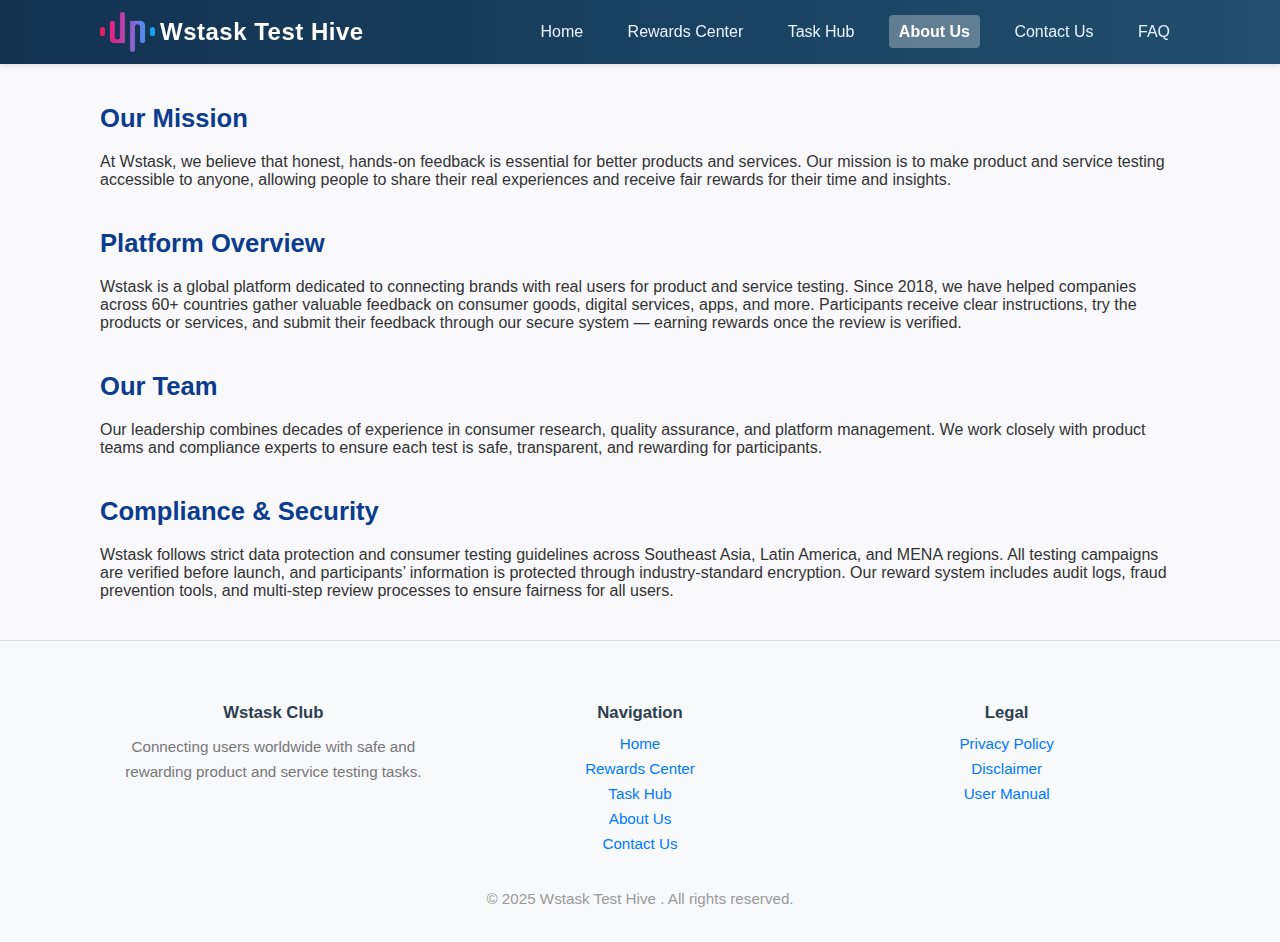
<file: about.html>
<!DOCTYPE html>
<html lang="en">
<head>
  <meta charset="UTF-8" />
  <meta name="viewport" content="width=device-width, initial-scale=1.0"/>
  <title>About Us – Wstask Test Hive </title>
  <meta name="description" content="Learn about Wstask's mission to connect people worldwide with safe and rewarding product and service testing opportunities.">
  <link rel="stylesheet" href="style.css" />
  <link rel="icon" type="image/x-icon" href="images/favicon.ico">
</head>
<body>

<!-- ✅ 顶部导航 -->
<header>
  <div class="nav">
    <div class="logo">
      <a href="index.html" class="logo-link">
        <img src="images/logo.png" alt="Wstask Logo" class="logo-icon"> Wstask Test Hive 
      </a>
    </div>
	<!-- ✅ 移动端导航菜单按钮 -->
	<button class="menu-toggle" onclick="document.querySelector('.nav nav').classList.toggle('active')">
	☰
	</button>
    <nav>
      <a href="index.html">Home</a>
      <a href="rewards.html">Rewards Center</a>
      <a href="task-hub.html">Task Hub</a>
      <a href="about.html" class="active">About Us</a>
      <a href="contact.html">Contact Us</a>
      <a href="faq.html">FAQ</a>
    </nav>
  </div>
</header>

<!-- ✅ 公司使命 -->
<section class="section">
  <h2>Our Mission</h2>
  <p>
    At Wstask, we believe that honest, hands-on feedback is essential for better products and services. 
    Our mission is to make product and service testing accessible to anyone, allowing people to share their real experiences 
    and receive fair rewards for their time and insights.
  </p>
</section>

<!-- ✅ 公司简介 -->
<section class="section">
  <h2>Platform Overview</h2>
  <p>
    Wstask is a global platform dedicated to connecting brands with real users for product and service testing. 
    Since 2018, we have helped companies across 60+ countries gather valuable feedback on consumer goods, digital services, 
    apps, and more. Participants receive clear instructions, try the products or services, and submit their feedback through 
    our secure system — earning rewards once the review is verified.
  </p>
</section>

<!-- ✅ 团队介绍 -->
<section class="section">
  <h2>Our Team</h2>
  <p>
    Our leadership combines decades of experience in consumer research, quality assurance, and platform management. 
    We work closely with product teams and compliance experts to ensure each test is safe, transparent, and rewarding for participants.
  </p>
</section>

<!-- ✅ 合规与认证 -->
<section class="section">
  <h2>Compliance & Security</h2>
  <p>
    Wstask follows strict data protection and consumer testing guidelines across Southeast Asia, Latin America, and MENA regions. 
    All testing campaigns are verified before launch, and participants’ information is protected through industry-standard 
    encryption. Our reward system includes audit logs, fraud prevention tools, and multi-step review processes to ensure 
    fairness for all users.
  </p>
</section>

<!-- ✅ 页脚 -->
<footer class="footer-enhanced">
  <div class="footer-container">
    <div class="footer-col">
      <h4>Wstask Club</h4>
      <p>Connecting users worldwide with safe and rewarding product and service testing tasks.</p>
    </div>
    <div class="footer-col">
      <h4>Navigation</h4>
      <ul>
        <li><a href="index.html">Home</a></li>
        <li><a href="rewards.html">Rewards Center</a></li>
        <li><a href="task-hub.html">Task Hub</a></li>
        <li><a href="about.html">About Us</a></li>
        <li><a href="contact.html">Contact Us</a></li>
      </ul>
    </div>
    <div class="footer-col">
      <h4>Legal</h4>
      <ul>
        <li><a href="privacy.html">Privacy Policy</a></li>
        <li><a href="disclaimer.html">Disclaimer</a></li>
        <li><a href="userterms.html">User Manual</a></li>
      </ul>
    </div>
  </div>
  <div class="footer-bottom">
    <p>&copy; 2025 Wstask Test Hive . All rights reserved.</p>
  </div>
</footer>

</body>
</html>
</file>
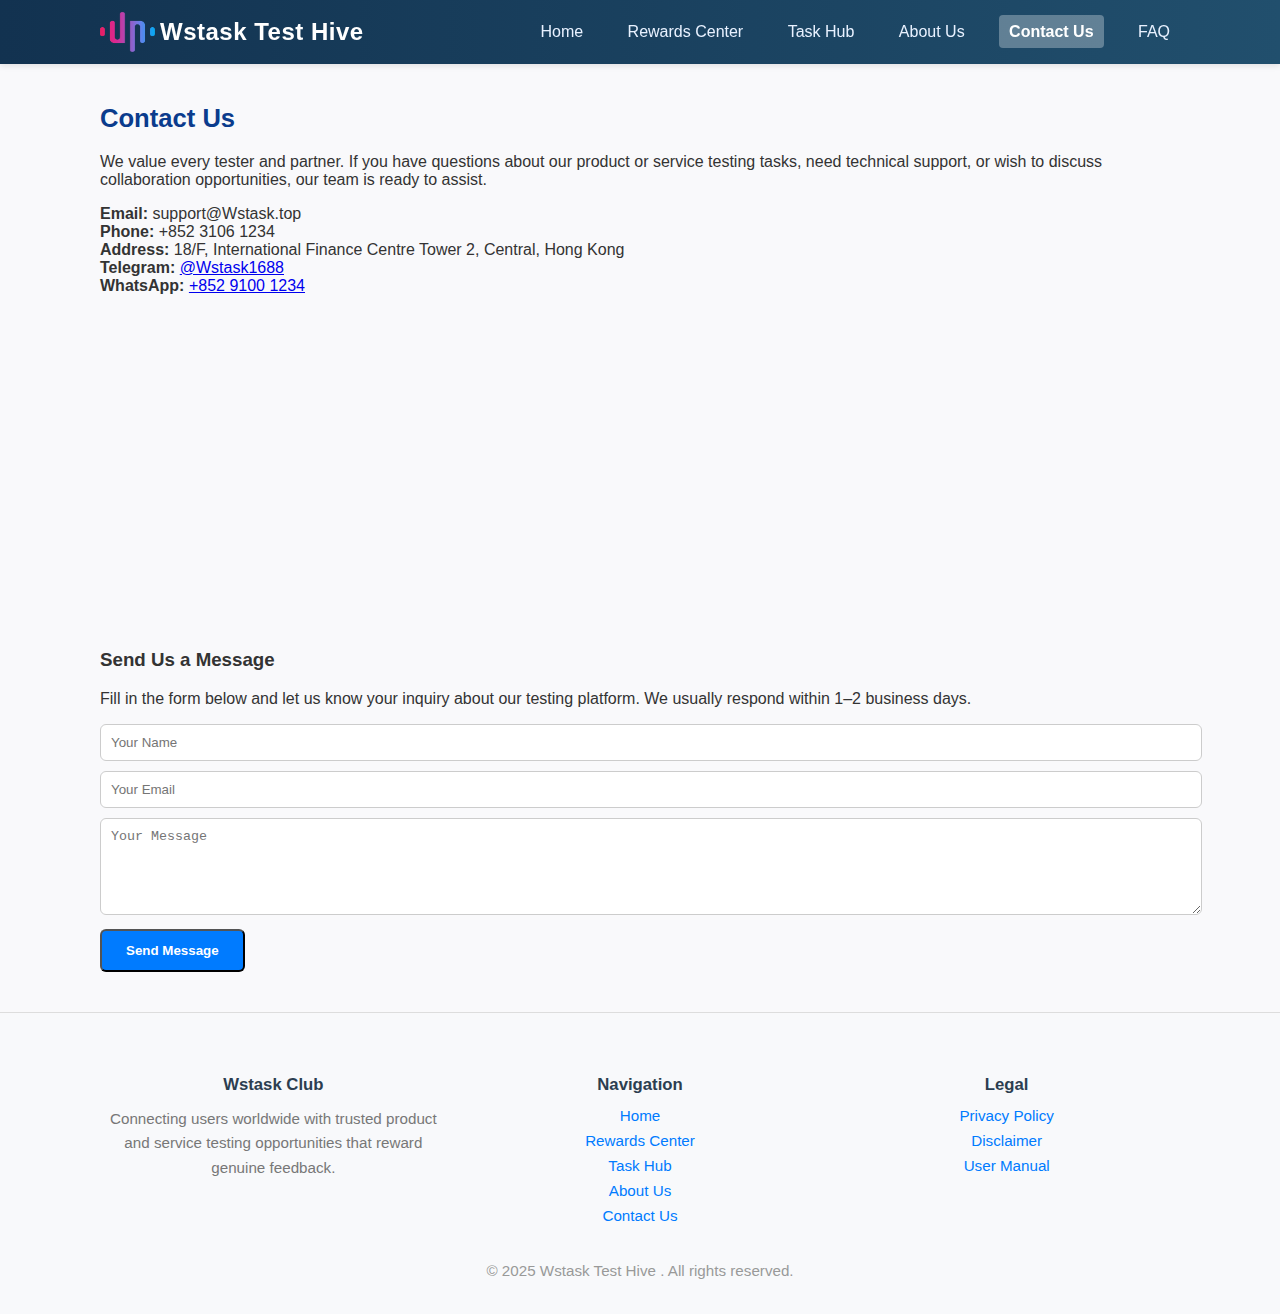
<file: contact.html>
<!DOCTYPE html>
<html lang="en">
<head>
  <meta charset="UTF-8" />
  <meta name="viewport" content="width=device-width, initial-scale=1.0"/>
  <title>Contact Us – Wstask Test Hive </title>
  <meta name="description" content="Get in touch with Wstask Test Hive . We support users and partners in product and service testing tasks, ensuring smooth participation and rewarding experiences.">
  <link rel="stylesheet" href="style.css" />
  <link rel="icon" type="image/x-icon" href="images/favicon.ico">
</head>
<body>

<!-- ✅ 顶部导航 -->
<header>
  <div class="nav">
    <div class="logo">
      <a href="index.html" class="logo-link">
        <img src="images/logo.png" alt="Wstask Logo" class="logo-icon"> Wstask Test Hive 
      </a>
    </div>
	<!-- ✅ 移动端导航菜单按钮 -->
	<button class="menu-toggle" onclick="document.querySelector('.nav nav').classList.toggle('active')">
	☰
	</button>
    <nav>
      <a href="index.html">Home</a>
      <a href="rewards.html">Rewards Center</a>
      <a href="task-hub.html">Task Hub</a>
      <a href="about.html">About Us</a>
      <a href="contact.html" class="active">Contact Us</a>
      <a href="faq.html">FAQ</a>
    </nav>
  </div>
</header>

<!-- ✅ 联系方式信息 -->
<section class="section">
  <h2>Contact Us</h2>
  <p>
    We value every tester and partner. If you have questions about our product or service testing tasks, need technical support, or wish to discuss collaboration opportunities, our team is ready to assist.
  </p>

  <ul style="list-style-type:none; padding-left:0;">
    <li><strong>Email:</strong> support@Wstask.top</li>
    <li><strong>Phone:</strong> +852 3106 1234</li>
    <li><strong>Address:</strong> 18/F, International Finance Centre Tower 2, Central, Hong Kong</li>
    <li><strong>Telegram:</strong> <a href="https://t.me/Wstask1688" target="_blank">@Wstask1688</a></li>
    <li><strong>WhatsApp:</strong> <a href="https://wa.me/85291001234" target="_blank">+852 9100 1234</a></li>
  </ul>

  <!-- ✅ 地图嵌入 -->
  <div style="margin-top: 20px;">
    <iframe
      src="https://maps.google.com/maps?q=IFC%20Hong%20Kong&t=&z=15&ie=UTF8&iwloc=&output=embed"
      width="100%" height="300" style="border:0;" allowfullscreen="" loading="lazy">
    </iframe>
  </div>

  <!-- ✅ 联系表单 -->
  <div style="margin-top: 30px;">
    <h3>Send Us a Message</h3>
    <p>Fill in the form below and let us know your inquiry about our testing platform. We usually respond within 1–2 business days.</p>
    <form action="mailto:support@Wstask.top" method="POST" enctype="text/plain">
      <div style="margin-bottom: 10px;">
        <input type="text" name="name" placeholder="Your Name" style="width:100%; padding:10px; border-radius:6px; border:1px solid #ccc;" required>
      </div>
      <div style="margin-bottom: 10px;">
        <input type="email" name="email" placeholder="Your Email" style="width:100%; padding:10px; border-radius:6px; border:1px solid #ccc;" required>
      </div>
      <div style="margin-bottom: 10px;">
        <textarea name="message" rows="5" placeholder="Your Message" style="width:100%; padding:10px; border-radius:6px; border:1px solid #ccc;" required></textarea>
      </div>
      <button type="submit" class="btn">Send Message</button>
    </form>
  </div>
</section>

<!-- ✅ 页脚 -->
<footer class="footer-enhanced">
  <div class="footer-container">
    <div class="footer-col">
      <h4>Wstask Club</h4>
      <p>Connecting users worldwide with trusted product and service testing opportunities that reward genuine feedback.</p>
    </div>
    <div class="footer-col">
      <h4>Navigation</h4>
      <ul>
        <li><a href="index.html">Home</a></li>
        <li><a href="rewards.html">Rewards Center</a></li>
        <li><a href="task-hub.html">Task Hub</a></li>
        <li><a href="about.html">About Us</a></li>
        <li><a href="contact.html">Contact Us</a></li>
      </ul>
    </div>
    <div class="footer-col">
      <h4>Legal</h4>
      <ul>
        <li><a href="privacy.html">Privacy Policy</a></li>
        <li><a href="disclaimer.html">Disclaimer</a></li>
        <li><a href="userterms.html">User Manual</a></li>
      </ul>
    </div>
  </div>
  <div class="footer-bottom">
    <p>&copy; 2025 Wstask Test Hive . All rights reserved.</p>
  </div>
</footer>

</body>
</html>
</file>
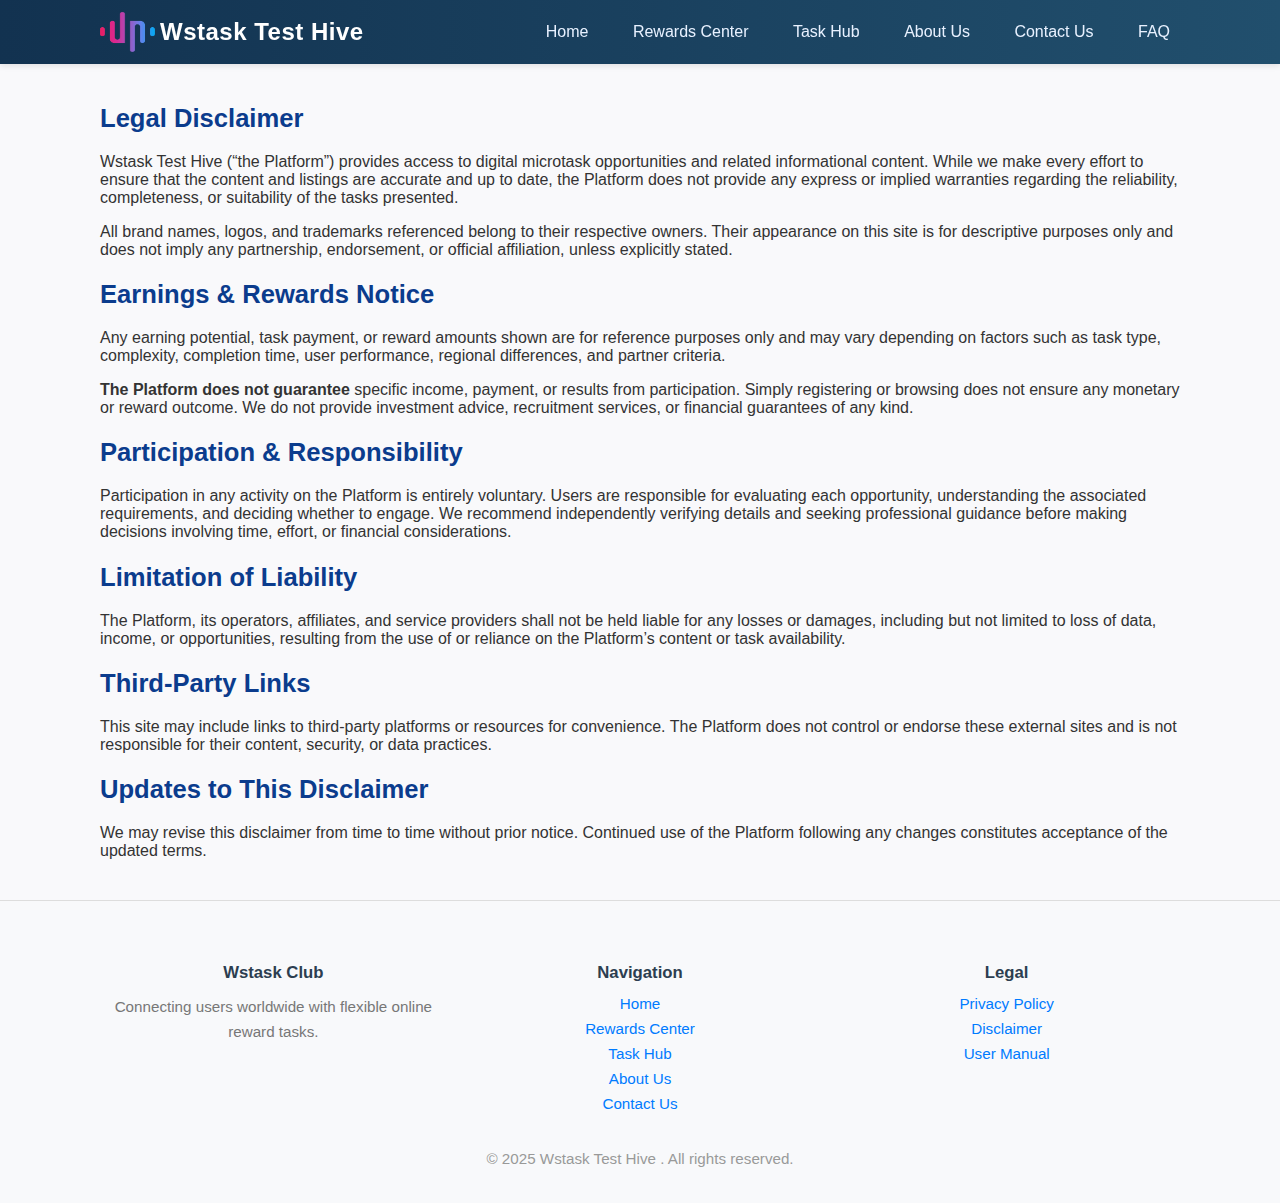
<file: disclaimer.html>
<!DOCTYPE html>
<html lang="en">
<head>
  <meta charset="UTF-8" />
  <meta name="viewport" content="width=device-width, initial-scale=1.0"/>
  <title>Disclaimer – Wstask Test Hive </title>
  <meta name="description" content="Official legal disclaimer and participation notice for users of Wstask Test Hive ." />
  <link rel="stylesheet" href="style.css" />
  <link rel="icon" type="image/x-icon" href="images/favicon.ico">
</head>
<body>

<!-- ✅ 顶部导航 -->
<header>
  <div class="nav">
    <div class="logo">
      <a href="index.html" class="logo-link">
        <img src="images/logo.png" alt="Wstask Logo" class="logo-icon"> Wstask Test Hive 
      </a>
    </div>
    <button class="menu-toggle" onclick="document.querySelector('.nav nav').classList.toggle('active')">
      ☰
    </button>
    <nav>
      <a href="index.html">Home</a>
      <a href="rewards.html">Rewards Center</a>
      <a href="task-hub.html">Task Hub</a>
      <a href="about.html">About Us</a>
      <a href="contact.html">Contact Us</a>
      <a href="faq.html">FAQ</a>
    </nav>
  </div>
</header>

<!-- ✅ 法律免责声明主体 -->
<section class="section">
  <h2>Legal Disclaimer</h2>
  <p>
    Wstask Test Hive  (“the Platform”) provides access to digital microtask opportunities and related informational content. 
    While we make every effort to ensure that the content and listings are accurate and up to date, the Platform does not provide 
    any express or implied warranties regarding the reliability, completeness, or suitability of the tasks presented.
  </p>
  <p>
    All brand names, logos, and trademarks referenced belong to their respective owners. Their appearance on this site is for 
    descriptive purposes only and does not imply any partnership, endorsement, or official affiliation, unless explicitly stated.
  </p>

  <h2>Earnings & Rewards Notice</h2>
  <p>
    Any earning potential, task payment, or reward amounts shown are for reference purposes only and may vary depending on 
    factors such as task type, complexity, completion time, user performance, regional differences, and partner criteria.
  </p>
  <p>
    <strong>The Platform does not guarantee</strong> specific income, payment, or results from participation. Simply registering 
    or browsing does not ensure any monetary or reward outcome. We do not provide investment advice, recruitment services, or 
    financial guarantees of any kind.
  </p>

  <h2>Participation & Responsibility</h2>
  <p>
    Participation in any activity on the Platform is entirely voluntary. Users are responsible for evaluating each opportunity, 
    understanding the associated requirements, and deciding whether to engage. We recommend independently verifying details 
    and seeking professional guidance before making decisions involving time, effort, or financial considerations.
  </p>

  <h2>Limitation of Liability</h2>
  <p>
    The Platform, its operators, affiliates, and service providers shall not be held liable for any losses or damages, including 
    but not limited to loss of data, income, or opportunities, resulting from the use of or reliance on the Platform’s content 
    or task availability.
  </p>

  <h2>Third-Party Links</h2>
  <p>
    This site may include links to third-party platforms or resources for convenience. The Platform does not control or 
    endorse these external sites and is not responsible for their content, security, or data practices.
  </p>

  <h2>Updates to This Disclaimer</h2>
  <p>
    We may revise this disclaimer from time to time without prior notice. Continued use of the Platform following any changes 
    constitutes acceptance of the updated terms.
  </p>
</section>

<!-- ✅ 页脚 -->
<footer class="footer-enhanced">
  <div class="footer-container">
    <div class="footer-col">
      <h4>Wstask Club</h4>
      <p>Connecting users worldwide with flexible online reward tasks.</p>
    </div>
    <div class="footer-col">
      <h4>Navigation</h4>
      <ul>
        <li><a href="index.html">Home</a></li>
        <li><a href="rewards.html">Rewards Center</a></li>
        <li><a href="task-hub.html">Task Hub</a></li>
        <li><a href="about.html">About Us</a></li>
        <li><a href="contact.html">Contact Us</a></li>
      </ul>
    </div>
    <div class="footer-col">
      <h4>Legal</h4>
      <ul>
        <li><a href="privacy.html">Privacy Policy</a></li>
        <li><a href="disclaimer.html">Disclaimer</a></li>
        <li><a href="userterms.html">User Manual</a></li>
      </ul>
    </div>
  </div>
  <div class="footer-bottom">
    <p>&copy; 2025 Wstask Test Hive . All rights reserved.</p>
  </div>
</footer>

</body>
</html>
</file>
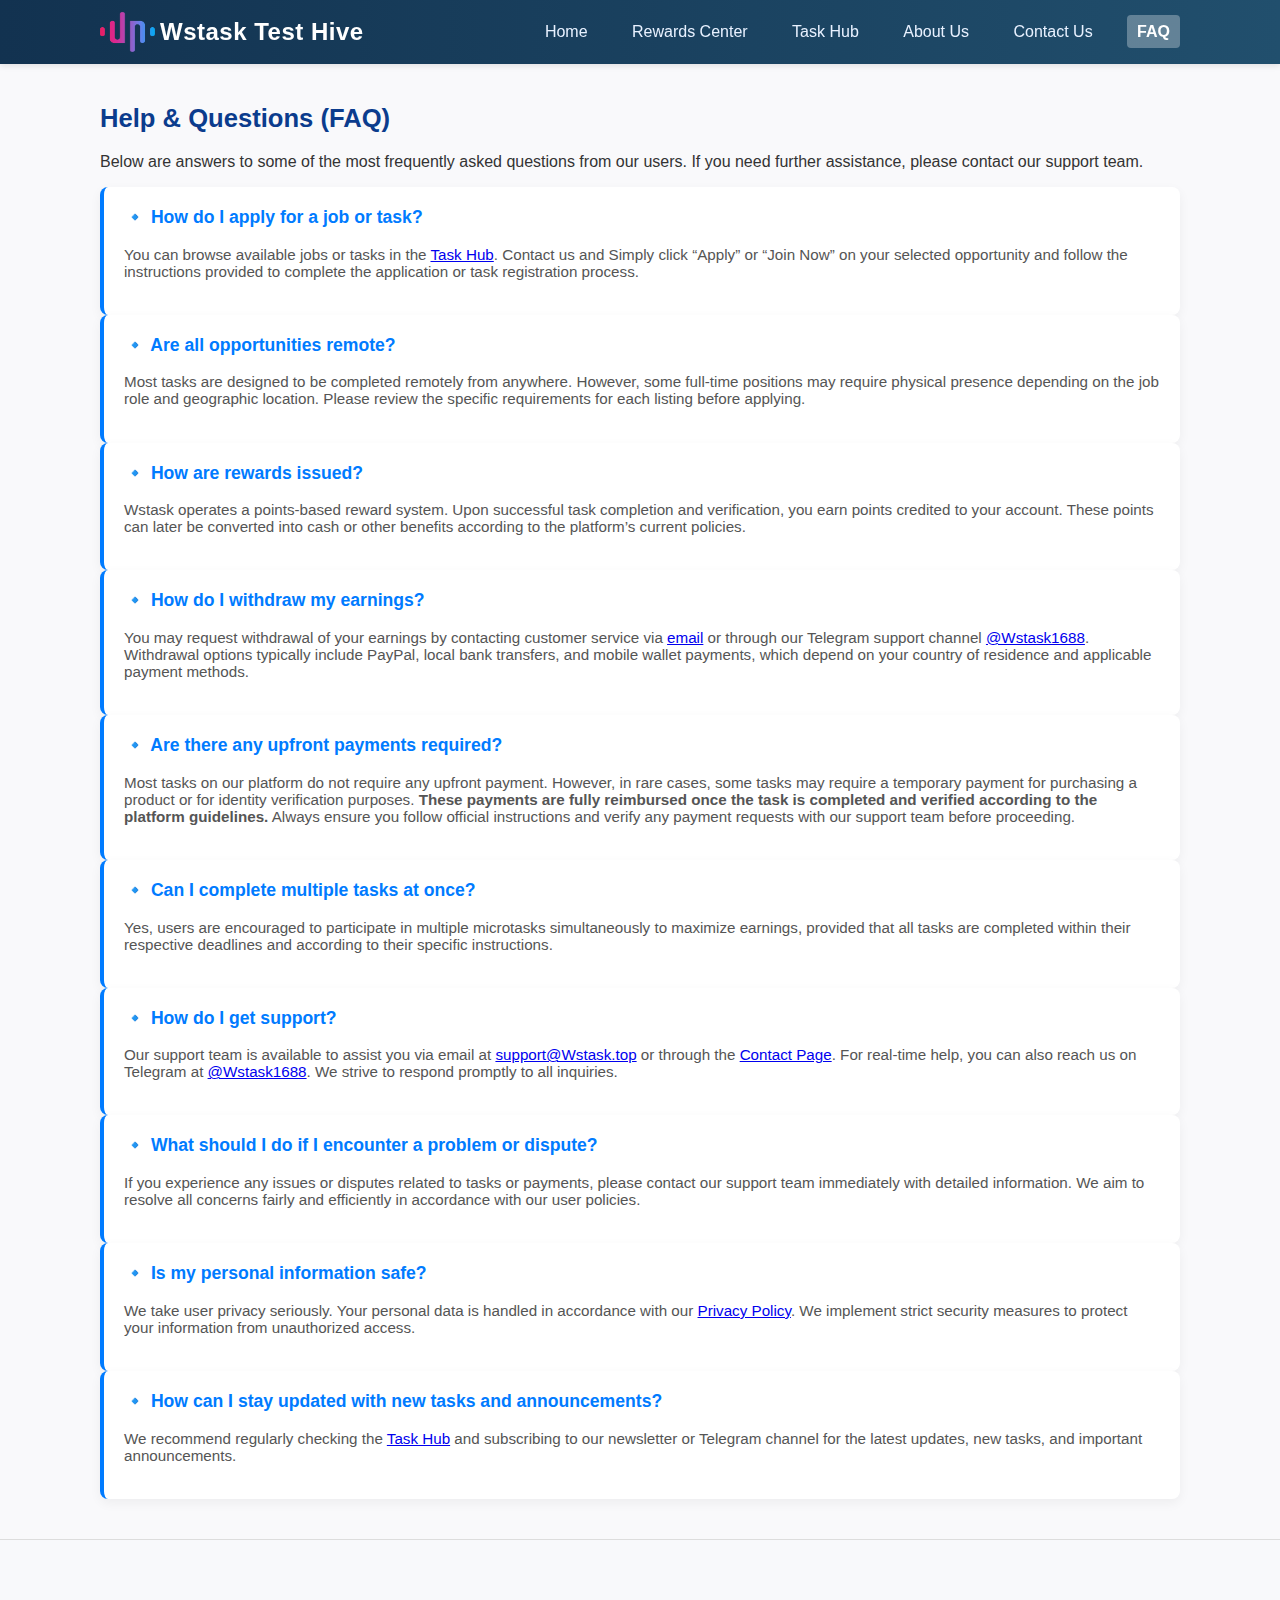
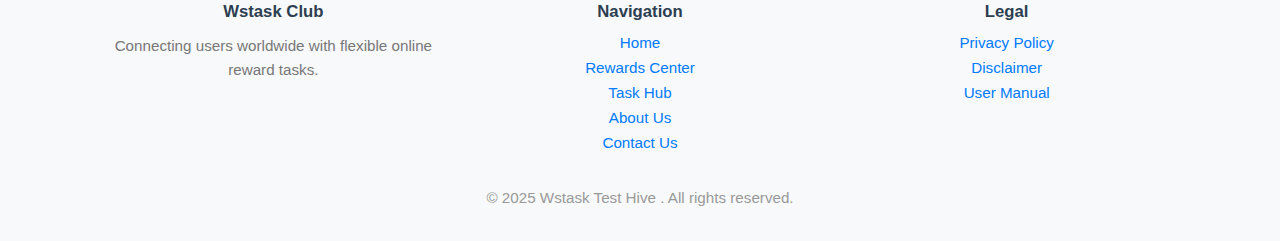
<file: faq.html>
<!DOCTYPE html>
<html lang="en">
<head>
  <meta charset="UTF-8" />
  <meta name="viewport" content="width=device-width, initial-scale=1.0"/>
  <title>FAQ – Frequently Asked Questions | Wstask Test Hive </title>
  <meta name="description" content="Answers to common questions about Wstask Test Hive : job applications, points, payments, and support.">
  <link rel="stylesheet" href="style.css" />
  <link rel="icon" type="image/x-icon" href="images/favicon.ico">
</head>
<body>

<!-- ✅ 顶部导航 -->
<header>
  <div class="nav">
    <div class="logo">
      <a href="index.html" class="logo-link">
        <img src="images/logo.png" alt="Wstask Logo" class="logo-icon"> Wstask Test Hive 
      </a>
    </div>
	<!-- ✅ 移动端导航菜单按钮（点击切换 nav 显示） -->
	<button class="menu-toggle" onclick="document.querySelector('.nav nav').classList.toggle('active')">
	☰
	</button>
    <nav>
      <a href="index.html">Home</a>
      <a href="rewards.html">Rewards Center</a>
      <a href="task-hub.html">Task Hub</a>
      <a href="about.html">About Us</a>
      <a href="contact.html">Contact Us</a>
      <a href="faq.html" class="active">FAQ</a>
    </nav>
  </div>
</header>

<!-- ✅ 问答区 -->
<section class="section">
  <h2>Help & Questions (FAQ)</h2>
  <p>Below are answers to some of the most frequently asked questions from our users. If you need further assistance, please contact our support team.</p>

  <div class="card">
    <h3>🔹 How do I apply for a job or task?</h3>
    <p>You can browse available jobs or tasks in the <a href="task-hub.html">Task Hub</a>. Contact us and Simply click “Apply” or “Join Now” on your selected opportunity and follow the instructions provided to complete the application or task registration process.</p>
  </div>

  <div class="card">
    <h3>🔹 Are all opportunities remote?</h3>
    <p>Most tasks are designed to be completed remotely from anywhere. However, some full-time positions may require physical presence depending on the job role and geographic location. Please review the specific requirements for each listing before applying.</p>
  </div>

  <div class="card">
    <h3>🔹 How are rewards issued?</h3>
    <p>Wstask operates a points-based reward system. Upon successful task completion and verification, you earn points credited to your account. These points can later be converted into cash or other benefits according to the platform’s current policies.</p>
  </div>

  <div class="card">
    <h3>🔹 How do I withdraw my earnings?</h3>
    <p>You may request withdrawal of your earnings by contacting customer service via <a href="mailto:support@Wstask.top">email</a> or through our Telegram support channel <a href="https://t.me/Wstask1688" target="_blank">@Wstask1688</a>. Withdrawal options typically include PayPal, local bank transfers, and mobile wallet payments, which depend on your country of residence and applicable payment methods.</p>
  </div>

  <div class="card">
    <h3>🔹 Are there any upfront payments required?</h3>
    <p>Most tasks on our platform do not require any upfront payment. However, in rare cases, some tasks may require a temporary payment for purchasing a product or for identity verification purposes. <strong>These payments are fully reimbursed once the task is completed and verified according to the platform guidelines.</strong> Always ensure you follow official instructions and verify any payment requests with our support team before proceeding.</p>
  </div>

  <div class="card">
    <h3>🔹 Can I complete multiple tasks at once?</h3>
    <p>Yes, users are encouraged to participate in multiple microtasks simultaneously to maximize earnings, provided that all tasks are completed within their respective deadlines and according to their specific instructions.</p>
  </div>

  <div class="card">
    <h3>🔹 How do I get support?</h3>
    <p>Our support team is available to assist you via email at <a href="mailto:support@Wstask.top">support@Wstask.top</a> or through the <a href="contact.html">Contact Page</a>. For real-time help, you can also reach us on Telegram at <a href="https://t.me/Wstask1688" target="_blank">@Wstask1688</a>. We strive to respond promptly to all inquiries.</p>
  </div>

  <div class="card">
    <h3>🔹 What should I do if I encounter a problem or dispute?</h3>
    <p>If you experience any issues or disputes related to tasks or payments, please contact our support team immediately with detailed information. We aim to resolve all concerns fairly and efficiently in accordance with our user policies.</p>
  </div>

  <div class="card">
    <h3>🔹 Is my personal information safe?</h3>
    <p>We take user privacy seriously. Your personal data is handled in accordance with our <a href="privacy.html">Privacy Policy</a>. We implement strict security measures to protect your information from unauthorized access.</p>
  </div>
  
  <div class="card">
    <h3>🔹 How can I stay updated with new tasks and announcements?</h3>
    <p>We recommend regularly checking the <a href="task-hub.html">Task Hub</a> and subscribing to our newsletter or Telegram channel for the latest updates, new tasks, and important announcements.</p>
  </div>
</section>

<!-- ✅ 页脚 -->
<footer class="footer-enhanced">
  <div class="footer-container">
    <div class="footer-col">
      <h4>Wstask Club</h4>
      <p>Connecting users worldwide with flexible online reward tasks.</p>
    </div>
    <div class="footer-col">
      <h4>Navigation</h4>
      <ul>
        <li><a href="index.html">Home</a></li>
        <li><a href="rewards.html">Rewards Center</a></li>
        <li><a href="task-hub.html">Task Hub</a></li>
        <li><a href="about.html">About Us</a></li>
        <li><a href="contact.html">Contact Us</a></li>
      </ul>
    </div>
    <div class="footer-col">
      <h4>Legal</h4>
      <ul>
        <li><a href="privacy.html">Privacy Policy</a></li>
        <li><a href="disclaimer.html">Disclaimer</a></li>
        <li><a href="userterms.html">User Manual</a></li>
      </ul>
    </div>
  </div>
  <div class="footer-bottom">
    <p>&copy; 2025 Wstask Test Hive . All rights reserved.</p>
  </div>
</footer>

</body>
</html>
</file>
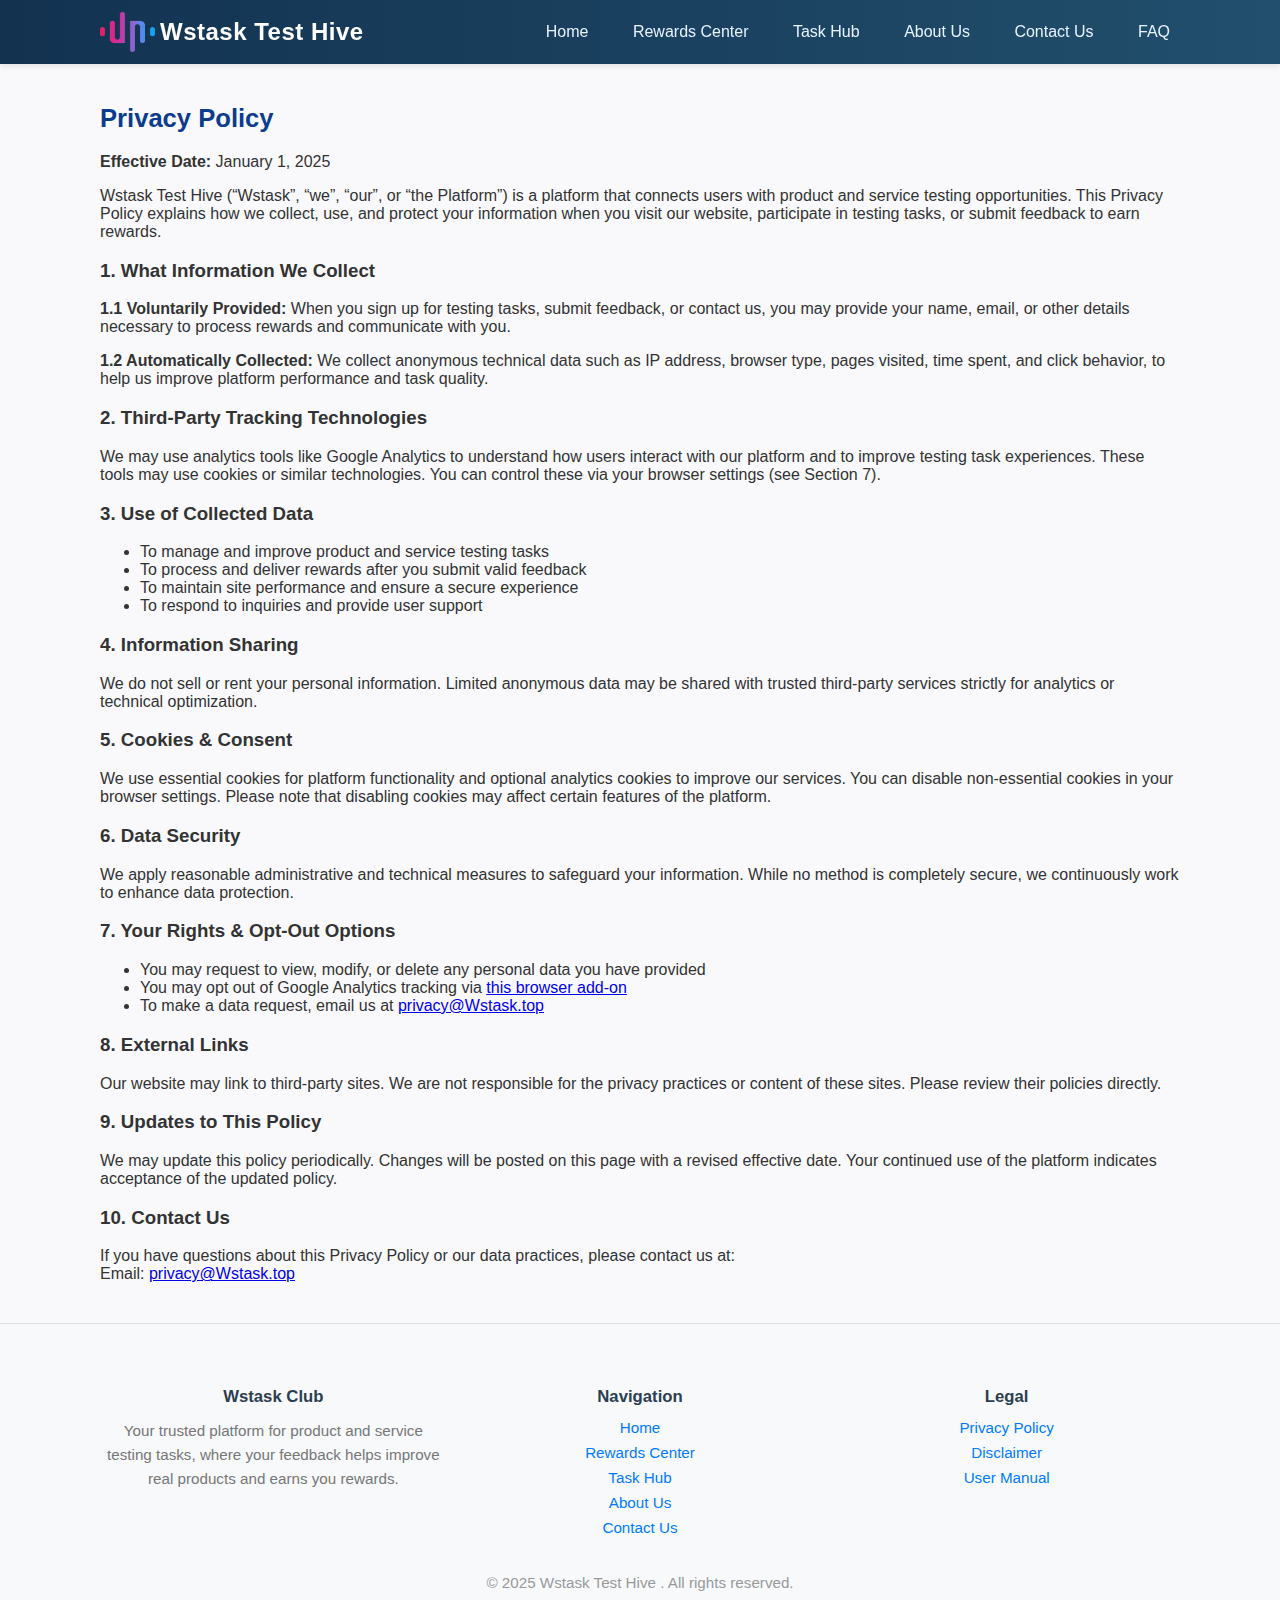
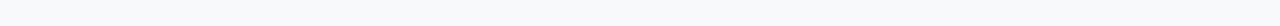
<file: privacy.html>
<!DOCTYPE html>
<html lang="en">
<head>
  <meta charset="UTF-8" />
  <meta name="viewport" content="width=device-width, initial-scale=1.0"/>
  <title>Privacy Policy – Wstask Test Hive </title>
  <meta name="description" content="Privacy policy describing data collection, cookie use, analytics, and user rights at Wstask Test Hive , a platform for product and service testing tasks.">
  <link rel="stylesheet" href="style.css" />
  <link rel="icon" type="image/x-icon" href="images/favicon.ico">
</head>
<body>

<!-- ✅ Top Navigation -->
<header>
  <div class="nav">
    <div class="logo">
      <a href="index.html" class="logo-link">
        <img src="images/logo.png" alt="Wstask Logo" class="logo-icon"> Wstask Test Hive 
      </a>
    </div>
	<button class="menu-toggle" onclick="document.querySelector('.nav nav').classList.toggle('active')">
	☰
	</button>
    <nav>
      <a href="index.html">Home</a>
      <a href="rewards.html">Rewards Center</a>
      <a href="task-hub.html">Task Hub</a>
      <a href="about.html">About Us</a>
      <a href="contact.html">Contact Us</a>
      <a href="faq.html">FAQ</a>
    </nav>
  </div>
</header>

<!-- ✅ Privacy Policy Content -->
<section class="section">
  <h2>Privacy Policy</h2>
  <p><strong>Effective Date:</strong> January 1, 2025</p>

  <p>
    Wstask Test Hive  (“Wstask”, “we”, “our”, or “the Platform”) is a platform that connects users with product and service testing opportunities.
    This Privacy Policy explains how we collect, use, and protect your information when you visit our website, participate in testing tasks, or submit feedback to earn rewards.
  </p>

  <h3>1. What Information We Collect</h3>
  <p><strong>1.1 Voluntarily Provided:</strong> When you sign up for testing tasks, submit feedback, or contact us, you may provide your name, email, or other details necessary to process rewards and communicate with you.</p>
  <p><strong>1.2 Automatically Collected:</strong> We collect anonymous technical data such as IP address, browser type, pages visited, time spent, and click behavior, to help us improve platform performance and task quality.</p>

  <h3>2. Third-Party Tracking Technologies</h3>
  <p>
    We may use analytics tools like Google Analytics to understand how users interact with our platform and to improve testing task experiences. These tools may use cookies or similar technologies. You can control these via your browser settings (see Section 7).
  </p>

  <h3>3. Use of Collected Data</h3>
  <ul>
    <li>To manage and improve product and service testing tasks</li>
    <li>To process and deliver rewards after you submit valid feedback</li>
    <li>To maintain site performance and ensure a secure experience</li>
    <li>To respond to inquiries and provide user support</li>
  </ul>

  <h3>4. Information Sharing</h3>
  <p>
    We do not sell or rent your personal information. Limited anonymous data may be shared with trusted third-party services strictly for analytics or technical optimization.
  </p>

  <h3>5. Cookies & Consent</h3>
  <p>
    We use essential cookies for platform functionality and optional analytics cookies to improve our services. You can disable non-essential cookies in your browser settings. Please note that disabling cookies may affect certain features of the platform.
  </p>

  <h3>6. Data Security</h3>
  <p>
    We apply reasonable administrative and technical measures to safeguard your information. While no method is completely secure, we continuously work to enhance data protection.
  </p>

  <h3>7. Your Rights & Opt-Out Options</h3>
  <ul>
    <li>You may request to view, modify, or delete any personal data you have provided</li>
    <li>You may opt out of Google Analytics tracking via <a href="https://tools.google.com/dlpage/gaoptout" target="_blank">this browser add-on</a></li>
    <li>To make a data request, email us at <a href="mailto:privacy@Wstask.top">privacy@Wstask.top</a></li>
  </ul>

  <h3>8. External Links</h3>
  <p>
    Our website may link to third-party sites. We are not responsible for the privacy practices or content of these sites. Please review their policies directly.
  </p>

  <h3>9. Updates to This Policy</h3>
  <p>
    We may update this policy periodically. Changes will be posted on this page with a revised effective date. Your continued use of the platform indicates acceptance of the updated policy.
  </p>

  <h3>10. Contact Us</h3>
  <p>
    If you have questions about this Privacy Policy or our data practices, please contact us at:<br>
    Email: <a href="mailto:privacy@Wstask.top">privacy@Wstask.top</a>
  </p>
</section>

<!-- ✅ Footer -->
<footer class="footer-enhanced">
  <div class="footer-container">
    <div class="footer-col">
      <h4>Wstask Club</h4>
      <p>Your trusted platform for product and service testing tasks, where your feedback helps improve real products and earns you rewards.</p>
    </div>
    <div class="footer-col">
      <h4>Navigation</h4>
      <ul>
        <li><a href="index.html">Home</a></li>
        <li><a href="rewards.html">Rewards Center</a></li>
        <li><a href="task-hub.html">Task Hub</a></li>
        <li><a href="about.html">About Us</a></li>
        <li><a href="contact.html">Contact Us</a></li>
      </ul>
    </div>
    <div class="footer-col">
      <h4>Legal</h4>
      <ul>
        <li><a href="privacy.html">Privacy Policy</a></li>
        <li><a href="disclaimer.html">Disclaimer</a></li>
        <li><a href="userterms.html">User Manual</a></li>
      </ul>
    </div>
  </div>
  <div class="footer-bottom">
    <p>&copy; 2025 Wstask Test Hive . All rights reserved.</p>
  </div>
</footer>

</body>
</html>
</file>
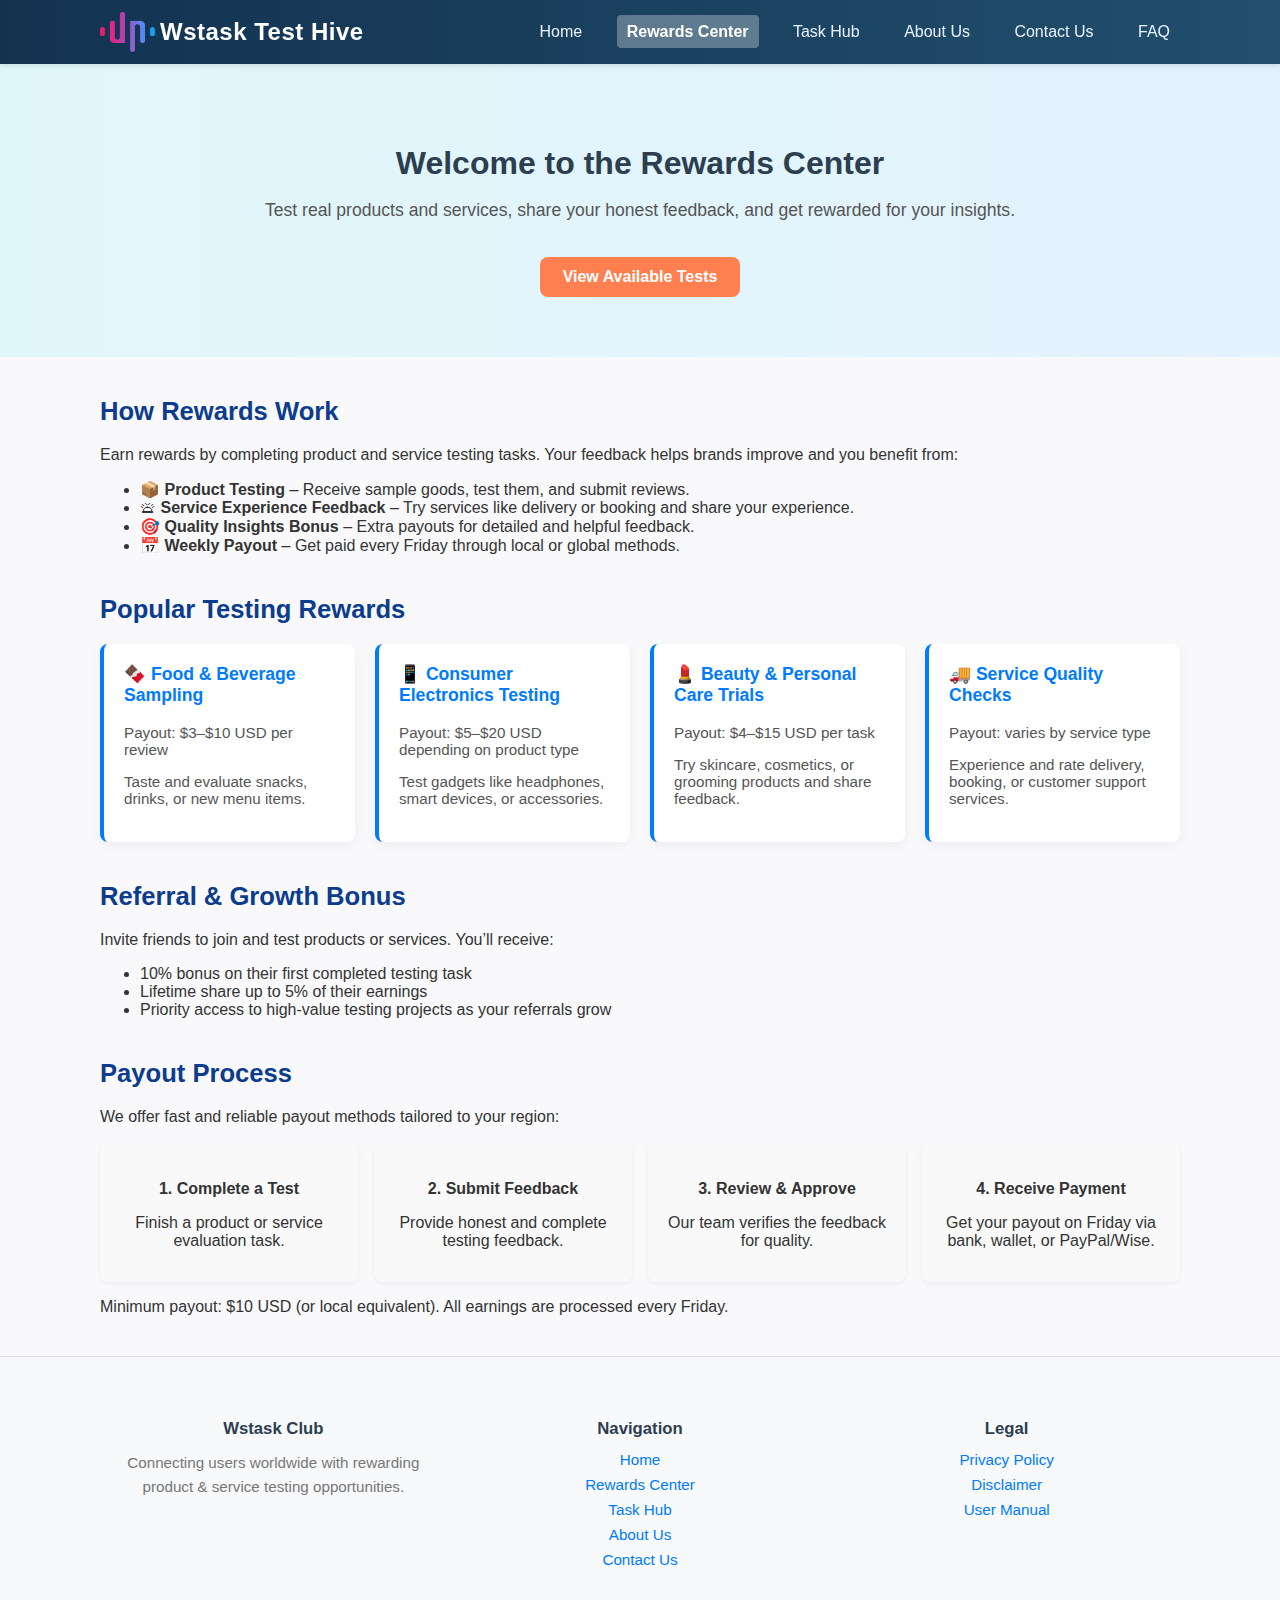
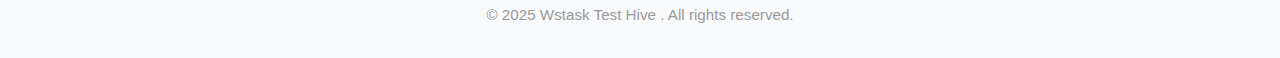
<file: rewards.html>
<!DOCTYPE html>
<html lang="en">
<head>
  <meta charset="UTF-8" />
  <meta name="viewport" content="width=device-width, initial-scale=1.0"/>
  <title>Rewards Center – Wstask Test Hive </title>
  <meta name="description" content="Earn rewards by testing real products and services. Complete feedback tasks, receive bonuses, and enjoy weekly payouts.">
  <link rel="stylesheet" href="style.css" />
  <link rel="icon" type="image/x-icon" href="images/favicon.ico">

  <!-- 局部新增样式，避免与全局冲突 -->
  <style>
    .rwds-hero-btn {
      display: inline-block;
      margin-top: 1rem;
      padding: 0.7rem 1.4rem;
      background-color: #ff7f50;
      color: #fff;
      font-weight: bold;
      border-radius: 8px;
      text-decoration: none;
      transition: background-color 0.3s ease;
    }
    .rwds-hero-btn:hover {
      background-color: #ff5a1f;
    }
    .rwds-card-note {
      font-size: 0.9rem;
      color: #555;
      margin-top: 0.3rem;
    }
    .rwds-process-steps {
      display: flex;
      flex-wrap: wrap;
      gap: 1rem;
      margin-top: 1rem;
    }
    .rwds-step {
      flex: 1 1 200px;
      background: #f9f9f9;
      padding: 1rem;
      border-radius: 8px;
      text-align: center;
      box-shadow: 0 2px 5px rgba(0,0,0,0.05);
    }
    .rwds-step h4 {
      margin-bottom: 0.5rem;
      color: #333;
    }
  </style>
</head>
<body>

<!-- ✅ 顶部导航 -->
<header>
  <div class="nav">
    <div class="logo">
      <a href="index.html" class="logo-link">
        <img src="images/logo.png" alt="Wstask Logo" class="logo-icon"> Wstask Test Hive 
      </a>
    </div>
    <button class="menu-toggle" onclick="document.querySelector('.nav nav').classList.toggle('active')">☰</button>
    <nav>
      <a href="index.html">Home</a>
      <a href="rewards.html" class="active">Rewards Center</a>
      <a href="task-hub.html">Task Hub</a>
      <a href="about.html">About Us</a>
      <a href="contact.html">Contact Us</a>
      <a href="faq.html">FAQ</a>
    </nav>
  </div>
</header>

<!-- ✅ 页面标题 -->
<section class="hero">
  <h1>Welcome to the Rewards Center</h1>
  <p>Test real products and services, share your honest feedback, and get rewarded for your insights.</p>
  <a href="task-hub.html" class="rwds-hero-btn">View Available Tests</a>
</section>

<!-- ✅ 奖励机制说明 -->
<section class="section" id="how-it-works">
  <h2>How Rewards Work</h2>
  <p>Earn rewards by completing product and service testing tasks. Your feedback helps brands improve and you benefit from:</p>
  <ul>
    <li>📦 <strong>Product Testing</strong> – Receive sample goods, test them, and submit reviews.</li>
    <li>🛎 <strong>Service Experience Feedback</strong> – Try services like delivery or booking and share your experience.</li>
    <li>🎯 <strong>Quality Insights Bonus</strong> – Extra payouts for detailed and helpful feedback.</li>
    <li>📅 <strong>Weekly Payout</strong> – Get paid every Friday through local or global methods.</li>
  </ul>
</section>

<!-- ✅ 奖励类型展示 -->
<section class="section cards">
  <h2>Popular Testing Rewards</h2>
  <div class="card-grid">
    <div class="card">
      <h3>🍫 Food & Beverage Sampling</h3>
      <p>Payout: $3–$10 USD per review</p>
      <p class="rwds-card-note">Taste and evaluate snacks, drinks, or new menu items.</p>
    </div>
    <div class="card">
      <h3>📱 Consumer Electronics Testing</h3>
      <p>Payout: $5–$20 USD depending on product type</p>
      <p class="rwds-card-note">Test gadgets like headphones, smart devices, or accessories.</p>
    </div>
    <div class="card">
      <h3>💄 Beauty & Personal Care Trials</h3>
      <p>Payout: $4–$15 USD per task</p>
      <p class="rwds-card-note">Try skincare, cosmetics, or grooming products and share feedback.</p>
    </div>
    <div class="card">
      <h3>🚚 Service Quality Checks</h3>
      <p>Payout: varies by service type</p>
      <p class="rwds-card-note">Experience and rate delivery, booking, or customer support services.</p>
    </div>
  </div>
</section>

<!-- ✅ 分润与激励说明 -->
<section class="section">
  <h2>Referral & Growth Bonus</h2>
  <p>Invite friends to join and test products or services. You’ll receive:</p>
  <ul>
    <li>10% bonus on their first completed testing task</li>
    <li>Lifetime share up to 5% of their earnings</li>
    <li>Priority access to high-value testing projects as your referrals grow</li>
  </ul>
</section>

<!-- ✅ 奖励发放流程 -->
<section class="section">
  <h2>Payout Process</h2>
  <p>We offer fast and reliable payout methods tailored to your region:</p>
  <div class="rwds-process-steps">
    <div class="rwds-step">
      <h4>1. Complete a Test</h4>
      <p>Finish a product or service evaluation task.</p>
    </div>
    <div class="rwds-step">
      <h4>2. Submit Feedback</h4>
      <p>Provide honest and complete testing feedback.</p>
    </div>
    <div class="rwds-step">
      <h4>3. Review & Approve</h4>
      <p>Our team verifies the feedback for quality.</p>
    </div>
    <div class="rwds-step">
      <h4>4. Receive Payment</h4>
      <p>Get your payout on Friday via bank, wallet, or PayPal/Wise.</p>
    </div>
  </div>
  <p style="margin-top:1rem;">Minimum payout: $10 USD (or local equivalent). All earnings are processed every Friday.</p>
</section>

<!-- ✅ 页脚 -->
<footer class="footer-enhanced">
  <div class="footer-container">
    <div class="footer-col">
      <h4>Wstask Club</h4>
      <p>Connecting users worldwide with rewarding product & service testing opportunities.</p>
    </div>
    <div class="footer-col">
      <h4>Navigation</h4>
      <ul>
        <li><a href="index.html">Home</a></li>
        <li><a href="rewards.html">Rewards Center</a></li>
        <li><a href="task-hub.html">Task Hub</a></li>
        <li><a href="about.html">About Us</a></li>
        <li><a href="contact.html">Contact Us</a></li>
      </ul>
    </div>
    <div class="footer-col">
      <h4>Legal</h4>
      <ul>
        <li><a href="privacy.html">Privacy Policy</a></li>
        <li><a href="disclaimer.html">Disclaimer</a></li>
        <li><a href="userterms.html">User Manual</a></li>
      </ul>
    </div>
  </div>
  <div class="footer-bottom">
    <p>&copy; 2025 Wstask Test Hive . All rights reserved.</p>
  </div>
</footer>

</body>
</html>
</file>
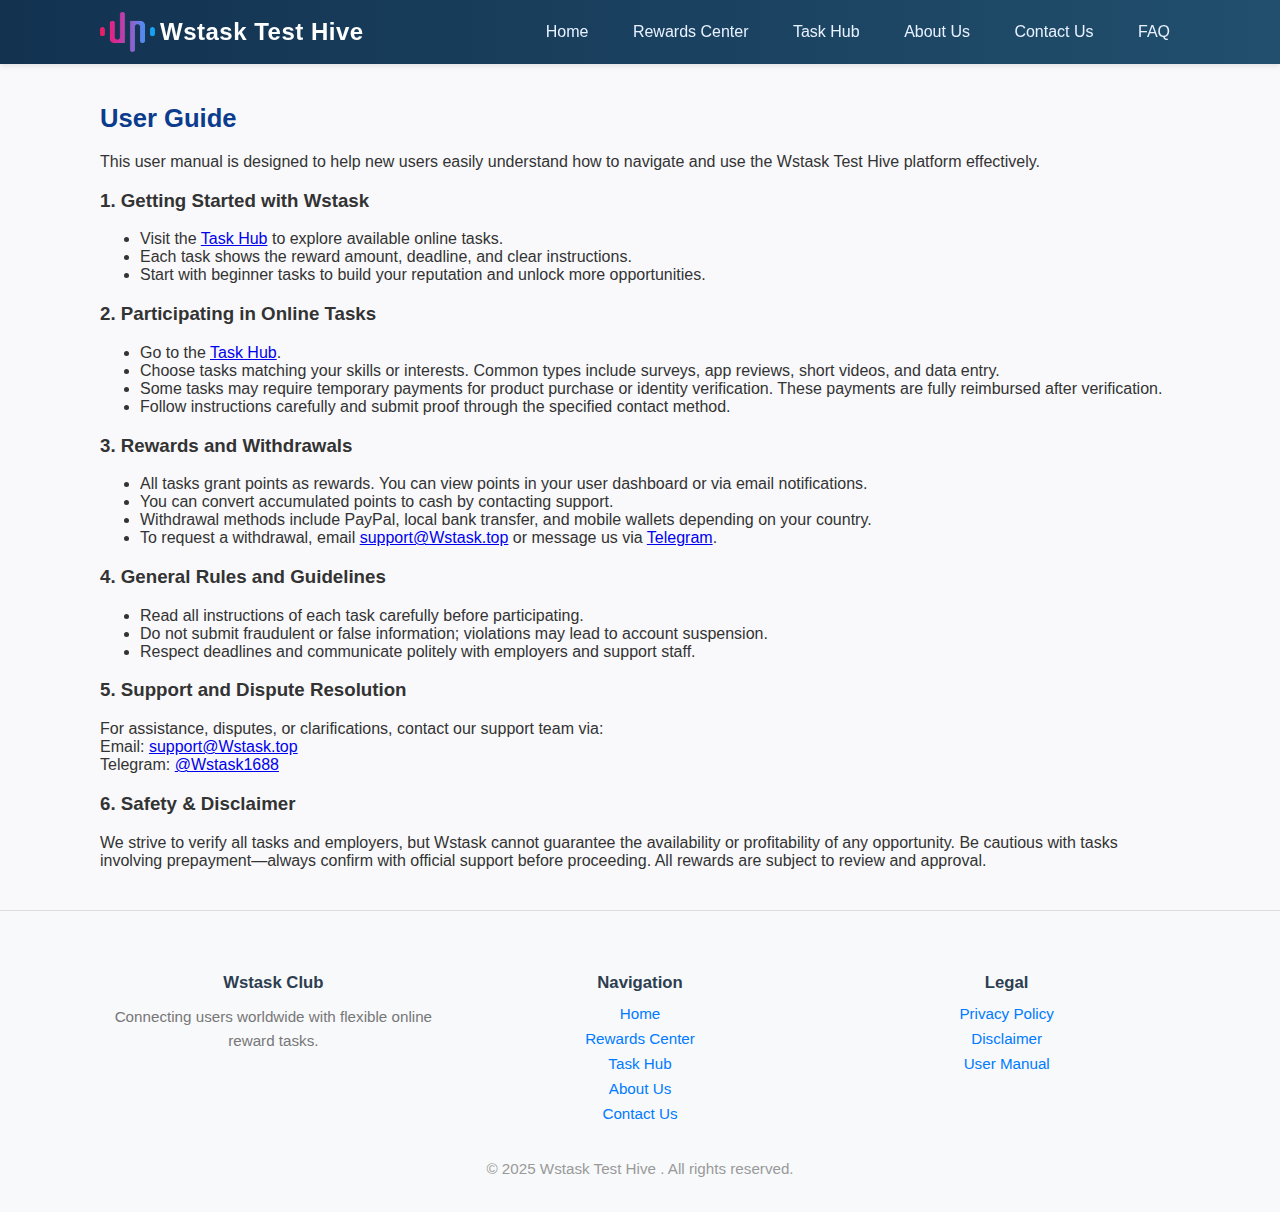
<file: userterms.html>
<!DOCTYPE html>
<html lang="en">
<head>
  <meta charset="UTF-8" />
  <meta name="viewport" content="width=device-width, initial-scale=1.0"/>
  <title>User Guide – Wstask Test Hive </title>
  <meta name="description" content="User manual for applying to jobs and participating in tasks on Wstask Test Hive .">
  <link rel="stylesheet" href="style.css" />
  <link rel="icon" type="image/x-icon" href="images/favicon.ico">
</head>
<body>

<!-- ✅ 顶部导航 -->
<header>
  <div class="nav">
    <div class="logo">
      <a href="index.html" class="logo-link">
        <img src="images/logo.png" alt="Wstask Logo" class="logo-icon"> Wstask Test Hive 
      </a>
    </div>
	<!-- ✅ 移动端导航菜单按钮（点击切换 nav 显示） -->
	<button class="menu-toggle" onclick="document.querySelector('.nav nav').classList.toggle('active')">
	☰
	</button>
    <nav>
      <a href="index.html">Home</a>
      <a href="rewards.html">Rewards Center</a>
      <a href="task-hub.html">Task Hub</a>
      <a href="about.html">About Us</a>
      <a href="contact.html">Contact Us</a>
      <a href="faq.html">FAQ</a>
    </nav>
  </div>
</header>

<!-- ✅ 用户手册内容 -->
<section class="section">
  <h2>User Guide</h2>
  <p>This user manual is designed to help new users easily understand how to navigate and use the Wstask Test Hive  platform effectively.</p>

  <h3>1. Getting Started with Wstask</h3>
  <ul>
	<li>Visit the <a href="task-hub.html">Task Hub</a> to explore available online tasks.</li>
	<li>Each task shows the reward amount, deadline, and clear instructions.</li>
	<li>Start with beginner tasks to build your reputation and unlock more opportunities.</li>
  </ul>

  <h3>2. Participating in Online Tasks</h3>
  <ul>
    <li>Go to the <a href="task-hub.html">Task Hub</a>.</li>
    <li>Choose tasks matching your skills or interests. Common types include surveys, app reviews, short videos, and data entry.</li>
    <li>Some tasks may require temporary payments for product purchase or identity verification. These payments are fully reimbursed after verification.</li>
    <li>Follow instructions carefully and submit proof through the specified contact method.</li>
  </ul>

  <h3>3. Rewards and Withdrawals</h3>
  <ul>
    <li>All tasks grant points as rewards. You can view points in your user dashboard or via email notifications.</li>
    <li>You can convert accumulated points to cash by contacting support.</li>
    <li>Withdrawal methods include PayPal, local bank transfer, and mobile wallets depending on your country.</li>
    <li>To request a withdrawal, email <a href="mailto:support@Wstask.top">support@Wstask.top</a> or message us via <a href="https://t.me/Wstask1688" target="_blank">Telegram</a>.</li>
  </ul>

  <h3>4. General Rules and Guidelines</h3>
  <ul>
    <li>Read all instructions of each task carefully before participating.</li>
    <li>Do not submit fraudulent or false information; violations may lead to account suspension.</li>
    <li>Respect deadlines and communicate politely with employers and support staff.</li>
  </ul>

  <h3>5. Support and Dispute Resolution</h3>
  <p>
    For assistance, disputes, or clarifications, contact our support team via:<br>
    Email: <a href="mailto:support@Wstask.top">support@Wstask.top</a><br>
    Telegram: <a href="https://t.me/Wstask1688" target="_blank">@Wstask1688</a>
  </p>

  <h3>6. Safety & Disclaimer</h3>
  <p>
    We strive to verify all tasks and employers, but Wstask cannot guarantee the availability or profitability of any opportunity. Be cautious with tasks involving prepayment—always confirm with official support before proceeding. All rewards are subject to review and approval.
  </p>
</section>

<!-- ✅ 页脚 -->
<footer class="footer-enhanced">
  <div class="footer-container">
    <div class="footer-col">
      <h4>Wstask Club</h4>
      <p>Connecting users worldwide with flexible online reward tasks.</p>
    </div>
    <div class="footer-col">
      <h4>Navigation</h4>
      <ul>
        <li><a href="index.html">Home</a></li>
        <li><a href="rewards.html">Rewards Center</a></li>
        <li><a href="task-hub.html">Task Hub</a></li>
        <li><a href="about.html">About Us</a></li>
        <li><a href="contact.html">Contact Us</a></li>
      </ul>
    </div>
    <div class="footer-col">
      <h4>Legal</h4>
      <ul>
        <li><a href="privacy.html">Privacy Policy</a></li>
        <li><a href="disclaimer.html">Disclaimer</a></li>
        <li><a href="userterms.html">User Manual</a></li>
      </ul>
    </div>
  </div>
  <div class="footer-bottom">
    <p>&copy; 2025 Wstask Test Hive . All rights reserved.</p>
  </div>
</footer>

</body>
</html>
</file>
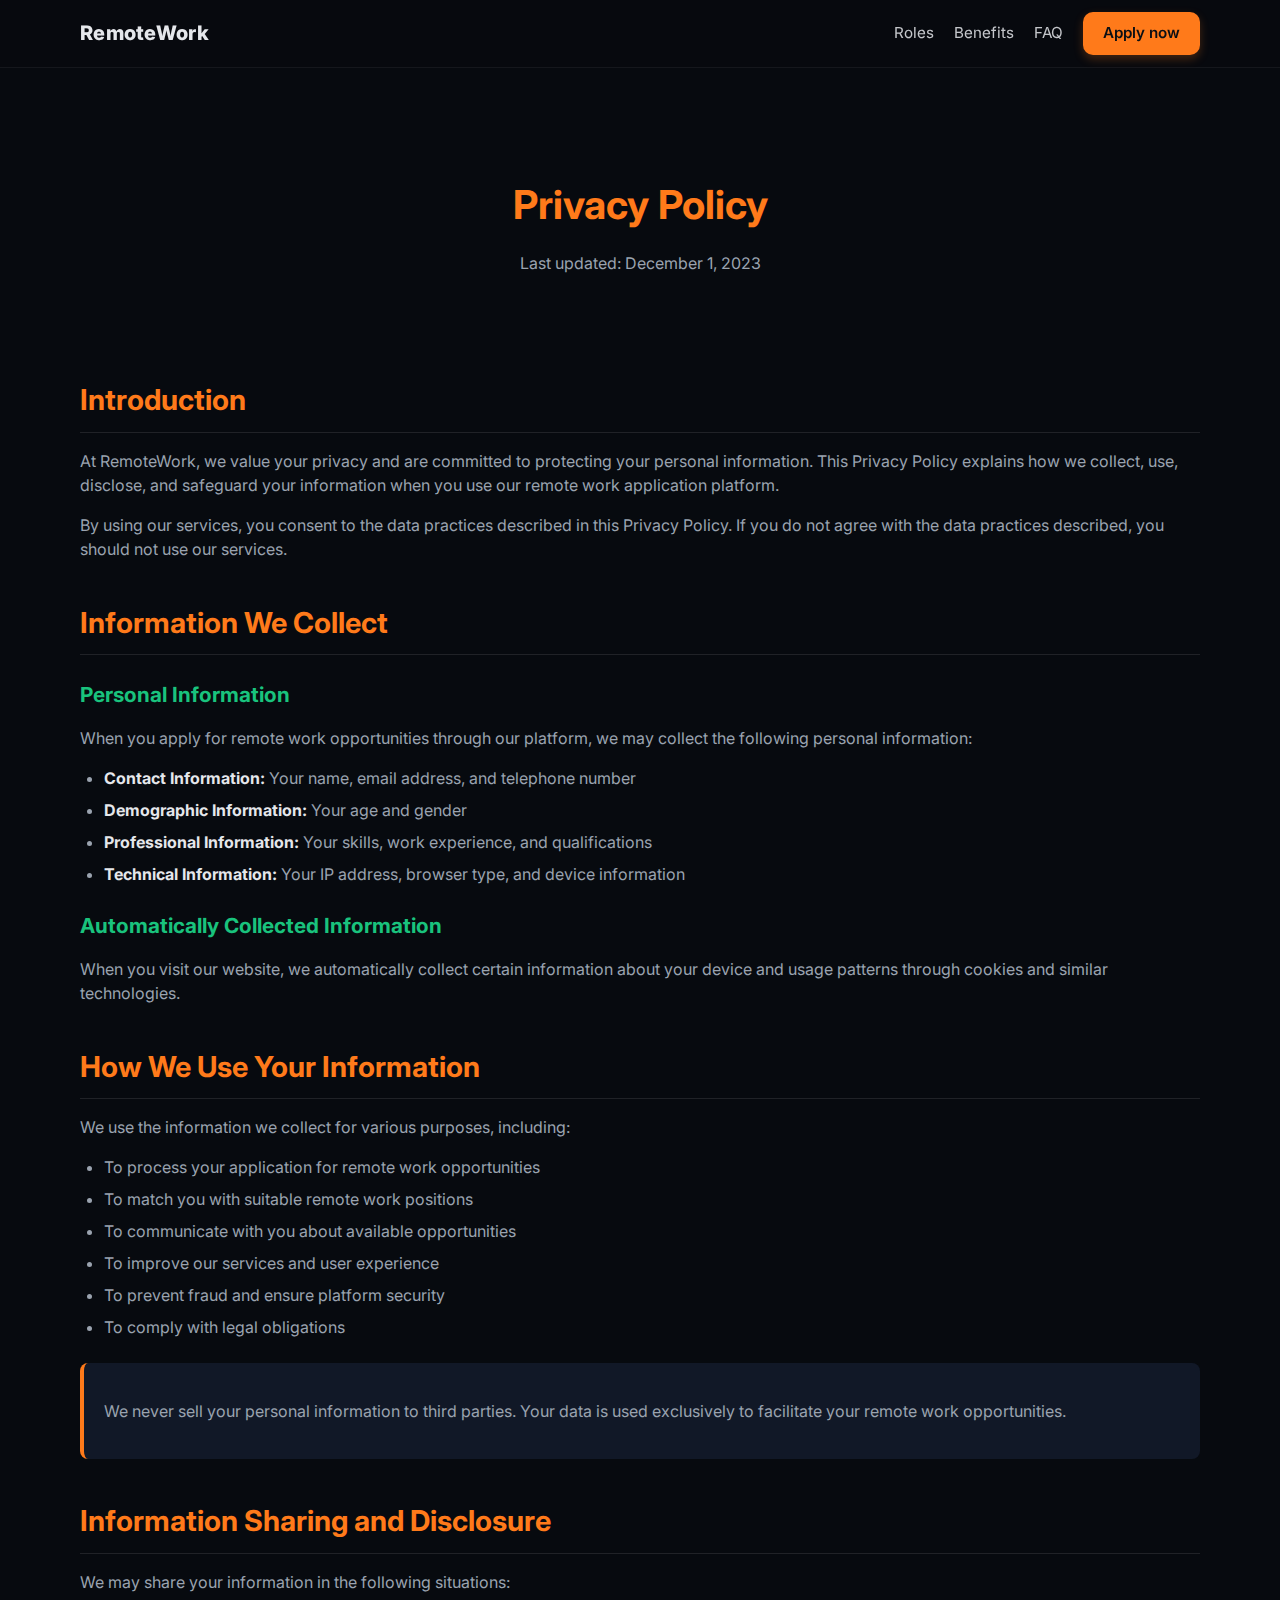
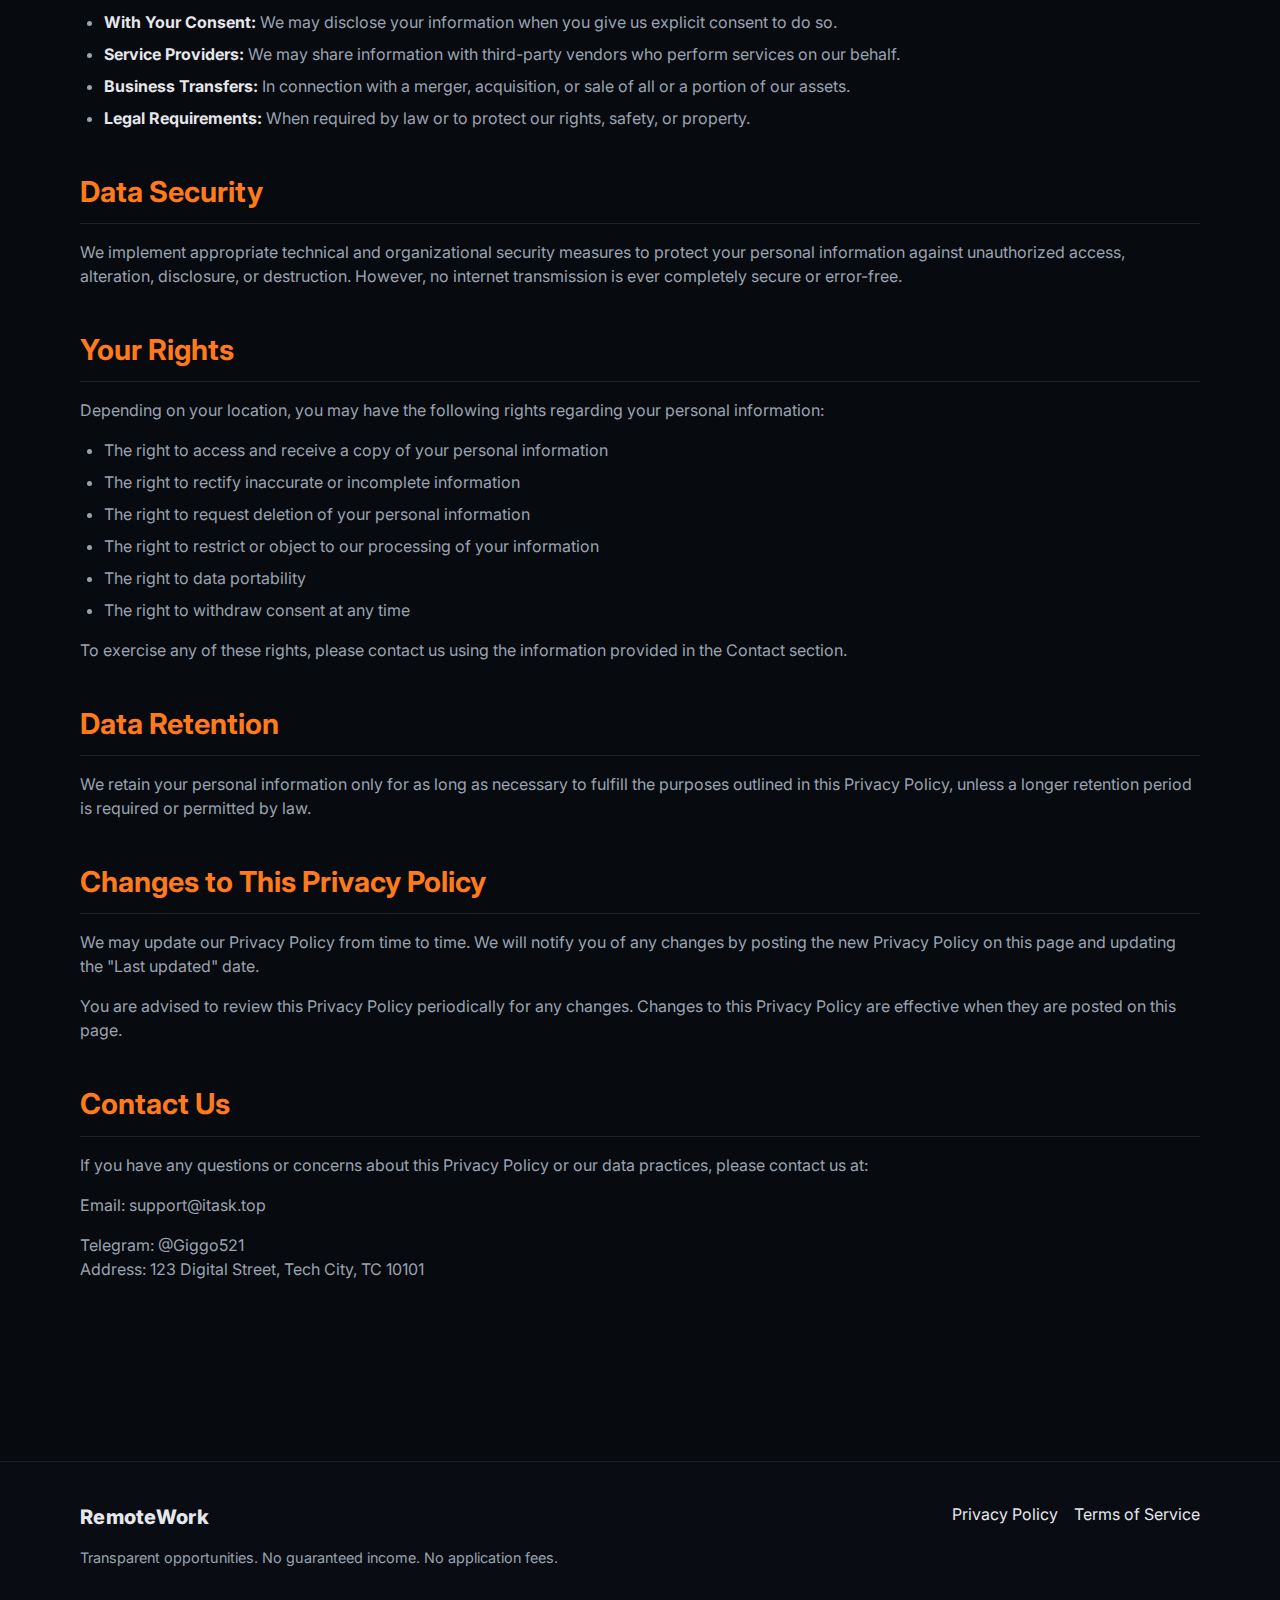
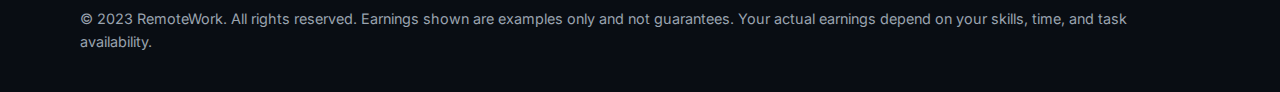
<file: indiapro/privacy.html>
<!DOCTYPE html>
<html lang="en">
<head>
  <meta charset="utf-8" />
  <meta name="viewport" content="width=device-width,initial-scale=1" />
  <title>Privacy Policy | RemoteWork Opportunities</title>
  <meta name="description" content="Learn how we protect your personal information and respect your privacy when you apply for remote work opportunities." />
  <link rel="preconnect" href="https://fonts.gstatic.com" crossorigin>
  <link href="https://fonts.googleapis.com/css2?family=Inter:wght@400;500;600;700;800&display=swap" rel="stylesheet">
  <style>
    :root{
      --bg:#0b0f14;
      --card:#111827;
      --muted:#9aa3af;
      --text:#e5e7eb;
      --white:#ffffff;
      --orange:#ff7a1a;
      --orange-600:#e96e15;
      --orange-300:#ffa057;
      --green:#19c37d;
      --blue:#3b82f6;
      --ring: 0 0 0 3px rgba(255,122,26,.25);
      --radius:12px;
      --transition: all 0.3s ease;
    }

    *{box-sizing:border-box}
    html,body{margin:0;padding:0;background:#070a0f;color:var(--text);font-family: 'Inter', ui-sans-serif, system-ui, sans-serif;line-height:1.5; font-size: 16px;}
    img{max-width:100%;display:block}
    a{color:var(--text);text-decoration:none}
    a:hover{text-decoration:underline; color: var(--orange);}
    .container{width:min(1120px,92%);margin-inline:auto}

    .nav{position:sticky;top:0;z-index:50;background:rgba(7,10,15,.95);backdrop-filter:blur(8px);border-bottom:1px solid rgba(255,255,255,.06)}
    .nav-inner{display:flex;align-items:center;justify-content:space-between;padding:12px 0}
    .brand{font-weight:800;letter-spacing:.3px;font-size:1.25rem;}
    .nav-links{display:flex;gap:20px;align-items:center}
    .nav-link{opacity:.85; transition: var(--transition); font-size: 0.95rem;}
    .nav-link:hover{opacity:1; color: var(--orange);}

    .btn{display:inline-flex;align-items:center;justify-content:center;padding:10px 20px;border-radius:10px;border:0;font-weight:600;cursor:pointer;transition:var(--transition); font-size: 0.95rem;}
    .btn-orange{background:var(--orange);color:#0b0f14; box-shadow: 0 4px 10px rgba(255, 122, 26, 0.25);}
    .btn-orange:hover{background:var(--orange-600); transform: translateY(-2px); box-shadow: 0 6px 14px rgba(255, 122, 26, 0.35);}
    
    .privacy-header {padding: 80px 0 40px; text-align: center;}
    .privacy-header h1 {font-size: 2.5rem; margin-bottom: 16px; color: var(--orange);}
    .privacy-header p {color: var(--muted); max-width: 700px; margin: 0 auto;}
    
    .privacy-content {padding: 40px 0 80px;}
    .privacy-section {margin-bottom: 40px;}
    .privacy-section h2 {font-size: 1.8rem; margin-bottom: 16px; color: var(--orange); border-bottom: 1px solid rgba(255,255,255,0.1); padding-bottom: 10px;}
    .privacy-section h3 {font-size: 1.3rem; margin: 24px 0 12px; color: var(--green);}
    .privacy-section p {margin-bottom: 16px; color: var(--muted);}
    .privacy-section ul {margin: 16px 0; padding-left: 24px;}
    .privacy-section li {margin-bottom: 8px; color: var(--muted);}
    .privacy-section li strong {color: var(--text);}
    
    .highlight-box {background: var(--card); border-left: 4px solid var(--orange); padding: 20px; border-radius: 8px; margin: 24px 0;}
    
    .footer{border-top:1px solid rgba(255,255,255,.08);padding:40px 0 24px;background:#090d13; margin-top: 60px;}
    .footer-grid{display:flex;justify-content:space-between;gap:20px;align-items:flex-start; margin-bottom: 24px;}
    .footer-links{display:flex;gap:16px;flex-wrap:wrap}
    .muted{color:var(--muted); line-height: 1.6;}
    .small{font-size:0.9rem}
    
    @media (max-width: 768px) {
      .privacy-header {padding: 60px 0 30px;}
      .privacy-header h1 {font-size: 2rem;}
      .privacy-content {padding: 30px 0 60px;}
      .footer-grid {flex-direction: column; gap: 24px;}
      .footer-links {flex-direction: column; gap: 12px;}
    }
    
    @media (max-width: 480px) {
      .privacy-header h1 {font-size: 1.8rem;}
      .privacy-section h2 {font-size: 1.5rem;}
    }
  </style>
</head>
<body>
  <!-- Top Nav -->
  <header class="nav">
    <div class="container nav-inner">
      <a class="brand" href="index.html" aria-label="Home">RemoteWork</a>
      <nav class="nav-links">
        <a href="index.html#roles" class="nav-link">Roles</a>
        <a href="index.html#benefits" class="nav-link">Benefits</a>
        <a href="index.html#faq" class="nav-link">FAQ</a>
        <a href="index.html#apply" class="btn btn-orange">Apply now</a>
      </nav>
    </div>
  </header>

  <!-- Privacy Header -->
  <section class="privacy-header">
    <div class="container">
      <h1>Privacy Policy</h1>
      <p>Last updated: December 1, 2023</p>
    </div>
  </section>

  <!-- Privacy Content -->
  <section class="privacy-content">
    <div class="container">
      <div class="privacy-section">
        <h2>Introduction</h2>
        <p>At RemoteWork, we value your privacy and are committed to protecting your personal information. This Privacy Policy explains how we collect, use, disclose, and safeguard your information when you use our remote work application platform.</p>
        <p>By using our services, you consent to the data practices described in this Privacy Policy. If you do not agree with the data practices described, you should not use our services.</p>
      </div>

      <div class="privacy-section">
        <h2>Information We Collect</h2>
        
        <h3>Personal Information</h3>
        <p>When you apply for remote work opportunities through our platform, we may collect the following personal information:</p>
        <ul>
          <li><strong>Contact Information:</strong> Your name, email address, and telephone number</li>
          <li><strong>Demographic Information:</strong> Your age and gender</li>
          <li><strong>Professional Information:</strong> Your skills, work experience, and qualifications</li>
          <li><strong>Technical Information:</strong> Your IP address, browser type, and device information</li>
        </ul>
        
        <h3>Automatically Collected Information</h3>
        <p>When you visit our website, we automatically collect certain information about your device and usage patterns through cookies and similar technologies.</p>
      </div>

      <div class="privacy-section">
        <h2>How We Use Your Information</h2>
        <p>We use the information we collect for various purposes, including:</p>
        <ul>
          <li>To process your application for remote work opportunities</li>
          <li>To match you with suitable remote work positions</li>
          <li>To communicate with you about available opportunities</li>
          <li>To improve our services and user experience</li>
          <li>To prevent fraud and ensure platform security</li>
          <li>To comply with legal obligations</li>
        </ul>
        
        <div class="highlight-box">
          <p>We never sell your personal information to third parties. Your data is used exclusively to facilitate your remote work opportunities.</p>
        </div>
      </div>

      <div class="privacy-section">
        <h2>Information Sharing and Disclosure</h2>
        <p>We may share your information in the following situations:</p>
        <ul>
          <li><strong>With Your Consent:</strong> We may disclose your information when you give us explicit consent to do so.</li>
          <li><strong>Service Providers:</strong> We may share information with third-party vendors who perform services on our behalf.</li>
          <li><strong>Business Transfers:</strong> In connection with a merger, acquisition, or sale of all or a portion of our assets.</li>
          <li><strong>Legal Requirements:</strong> When required by law or to protect our rights, safety, or property.</li>
        </ul>
      </div>

      <div class="privacy-section">
        <h2>Data Security</h2>
        <p>We implement appropriate technical and organizational security measures to protect your personal information against unauthorized access, alteration, disclosure, or destruction. However, no internet transmission is ever completely secure or error-free.</p>
      </div>

      <div class="privacy-section">
        <h2>Your Rights</h2>
        <p>Depending on your location, you may have the following rights regarding your personal information:</p>
        <ul>
          <li>The right to access and receive a copy of your personal information</li>
          <li>The right to rectify inaccurate or incomplete information</li>
          <li>The right to request deletion of your personal information</li>
          <li>The right to restrict or object to our processing of your information</li>
          <li>The right to data portability</li>
          <li>The right to withdraw consent at any time</li>
        </ul>
        <p>To exercise any of these rights, please contact us using the information provided in the Contact section.</p>
      </div>

      <div class="privacy-section">
        <h2>Data Retention</h2>
        <p>We retain your personal information only for as long as necessary to fulfill the purposes outlined in this Privacy Policy, unless a longer retention period is required or permitted by law.</p>
      </div>

      <div class="privacy-section">
        <h2>Changes to This Privacy Policy</h2>
        <p>We may update our Privacy Policy from time to time. We will notify you of any changes by posting the new Privacy Policy on this page and updating the "Last updated" date.</p>
        <p>You are advised to review this Privacy Policy periodically for any changes. Changes to this Privacy Policy are effective when they are posted on this page.</p>
      </div>

      <div class="privacy-section">
        <h2>Contact Us</h2>
        <p>If you have any questions or concerns about this Privacy Policy or our data practices, please contact us at:</p>
        <p>Email: support@itask.top<br>
		<p>Telegram: @Giggo521<br>
        Address: 123 Digital Street, Tech City, TC 10101</p>
      </div>
    </div>
  </section>

  <!-- Footer -->
  <footer class="footer">
    <div class="container footer-grid">
      <div>
        <a class="brand" href="index.html">RemoteWork</a>
        <p class="muted small">Transparent opportunities. No guaranteed income. No application fees.</p>
      </div>
      <nav class="footer-links">
        <a href="privacy.html">Privacy Policy</a>
        <a href="userterms.html">Terms of Service</a>
      </nav>
    </div>
    <div class="container">
      <p class="muted small">© 2023 RemoteWork. All rights reserved. Earnings shown are examples only and not guarantees. Your actual earnings depend on your skills, time, and task availability.</p>
    </div>
  </footer>
</body>
</html>
</file>
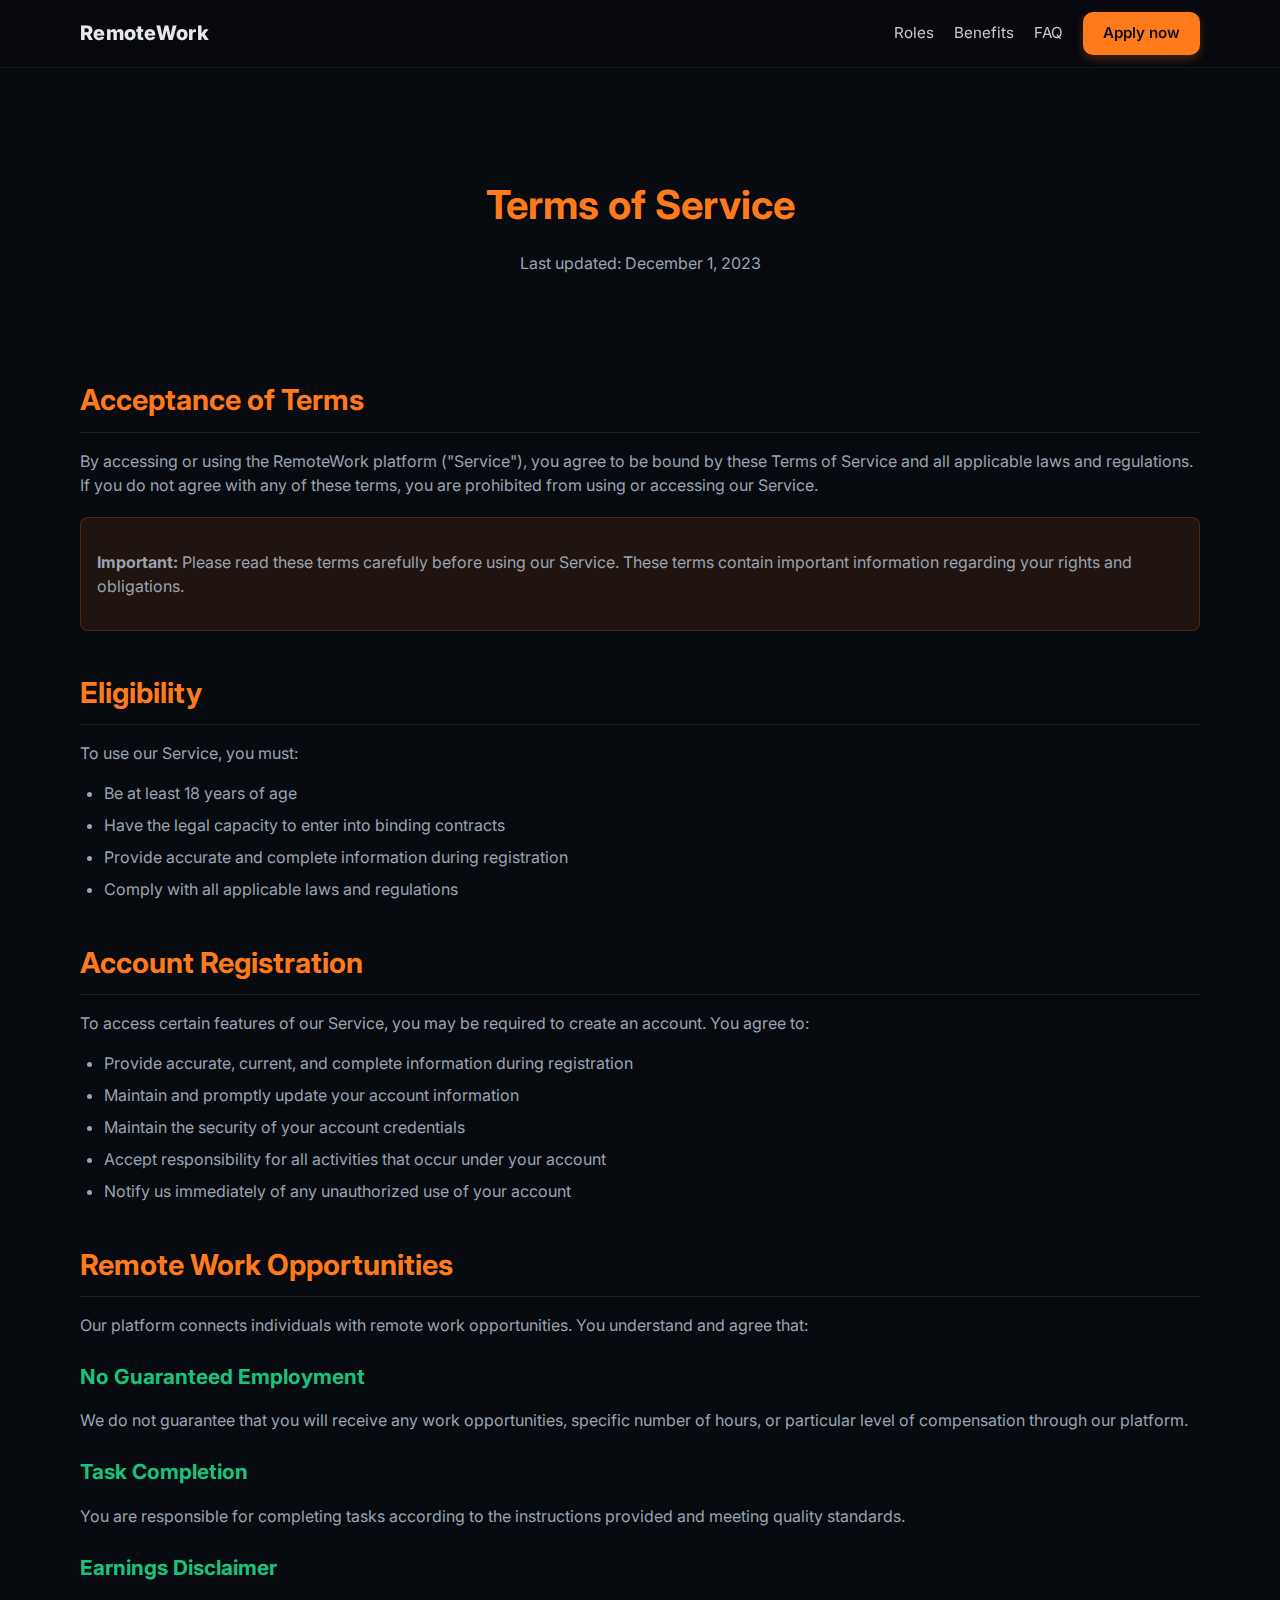
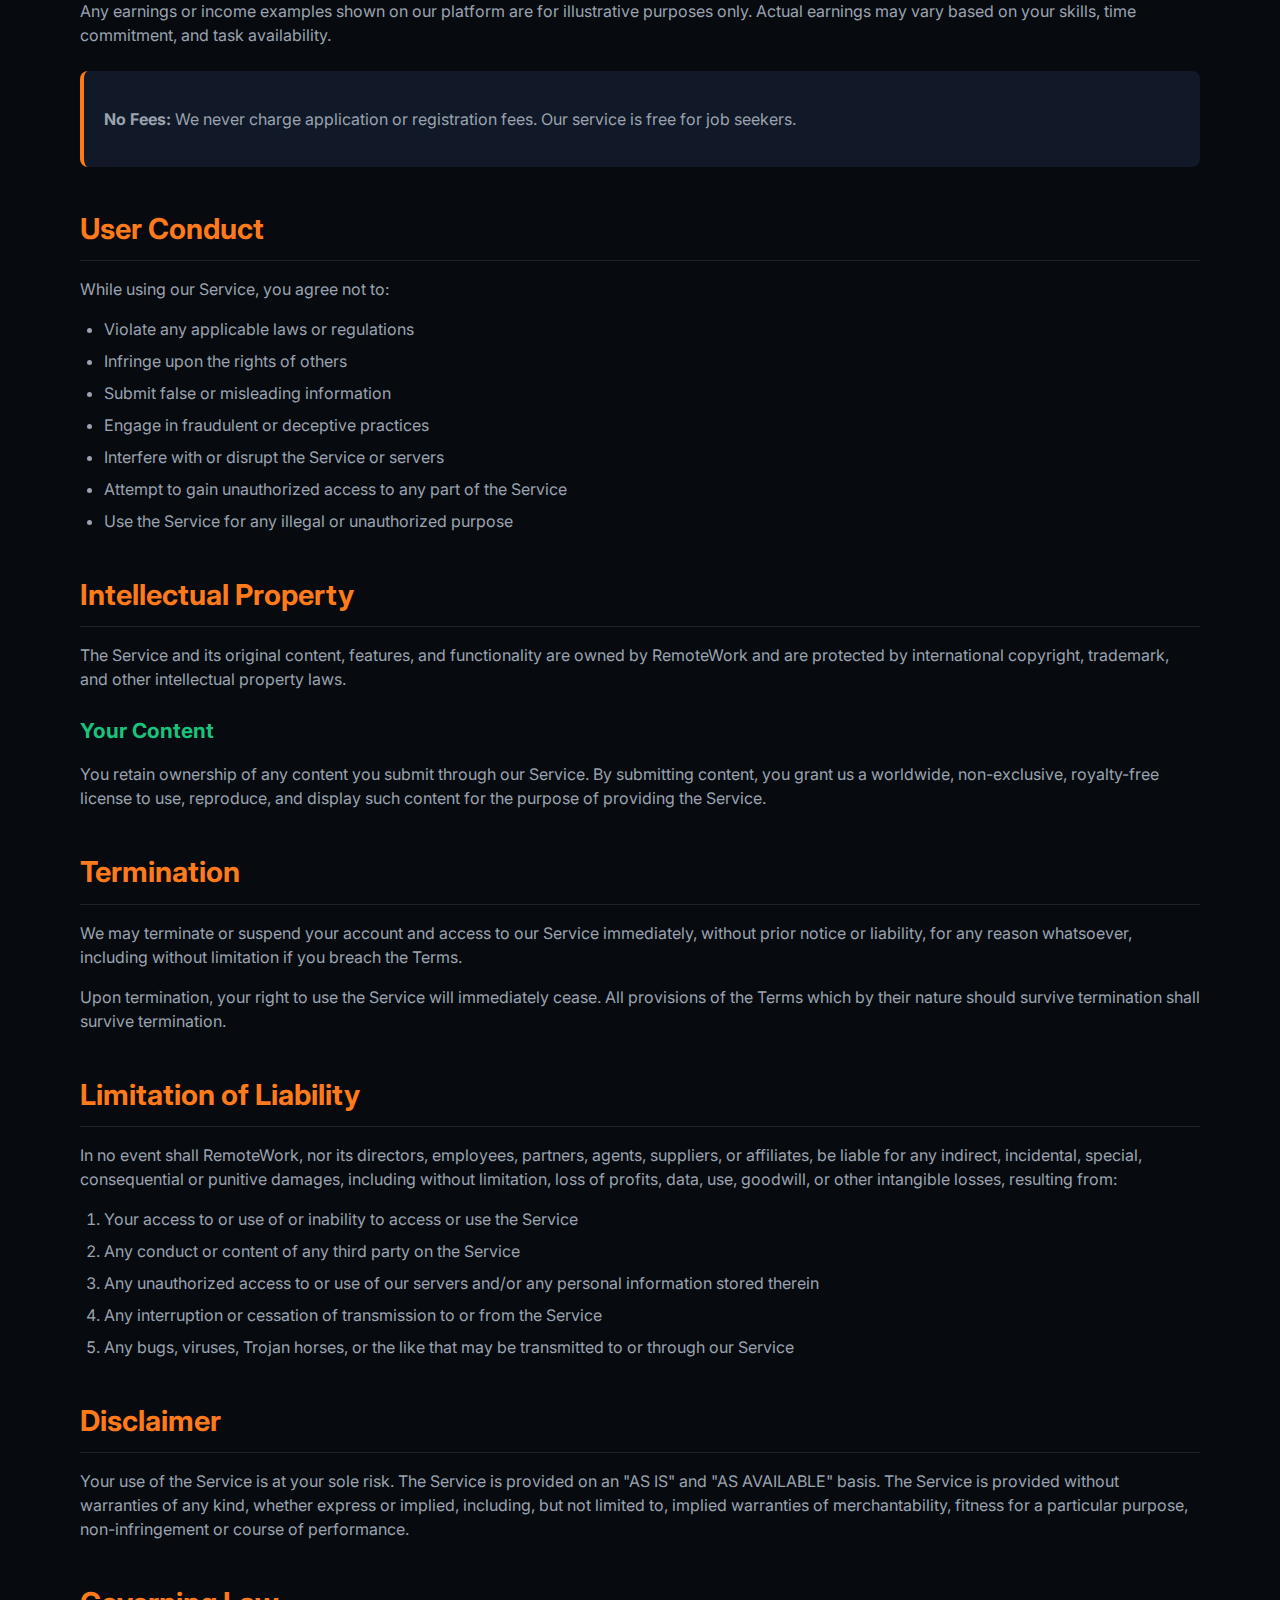
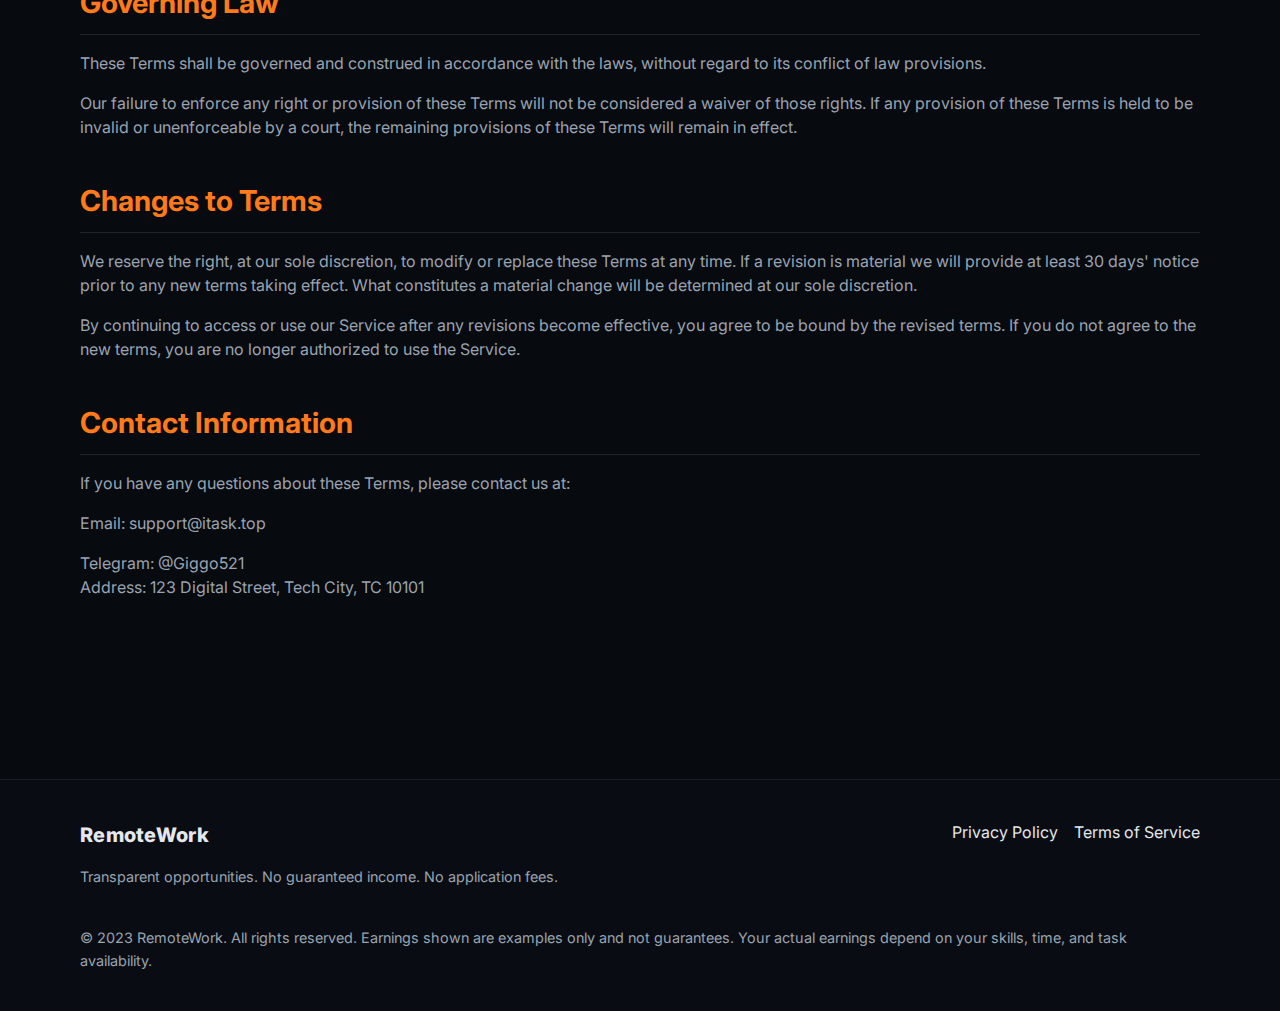
<file: indiapro/userterms.html>
<!DOCTYPE html>
<html lang="en">
<head>
  <meta charset="utf-8" />
  <meta name="viewport" content="width=device-width,initial-scale=1" />
  <title>Terms of Service | RemoteWork Opportunities</title>
  <meta name="description" content="Read our Terms of Service to understand the rules and guidelines for using our remote work application platform." />
  <link rel="preconnect" href="https://fonts.gstatic.com" crossorigin>
  <link href="https://fonts.googleapis.com/css2?family=Inter:wght@400;500;600;700;800&display=swap" rel="stylesheet">
  <style>
    :root{
      --bg:#0b0f14;
      --card:#111827;
      --muted:#9aa3af;
      --text:#e5e7eb;
      --white:#ffffff;
      --orange:#ff7a1a;
      --orange-600:#e96e15;
      --orange-300:#ffa057;
      --green:#19c37d;
      --blue:#3b82f6;
      --ring: 0 0 0 3px rgba(255,122,26,.25);
      --radius:12px;
      --transition: all 0.3s ease;
    }

    *{box-sizing:border-box}
    html,body{margin:0;padding:0;background:#070a0f;color:var(--text);font-family: 'Inter', ui-sans-serif, system-ui, sans-serif;line-height:1.5; font-size: 16px;}
    img{max-width:100%;display:block}
    a{color:var(--text);text-decoration:none}
    a:hover{text-decoration:underline; color: var(--orange);}
    .container{width:min(1120px,92%);margin-inline:auto}

    .nav{position:sticky;top:0;z-index:50;background:rgba(7,10,15,.95);backdrop-filter:blur(8px);border-bottom:1px solid rgba(255,255,255,.06)}
    .nav-inner{display:flex;align-items:center;justify-content:space-between;padding:12px 0}
    .brand{font-weight:800;letter-spacing:.3px;font-size:1.25rem;}
    .nav-links{display:flex;gap:20px;align-items:center}
    .nav-link{opacity:.85; transition: var(--transition); font-size: 0.95rem;}
    .nav-link:hover{opacity:1; color: var(--orange);}

    .btn{display:inline-flex;align-items:center;justify-content:center;padding:10px 20px;border-radius:10px;border:0;font-weight:600;cursor:pointer;transition:var(--transition); font-size: 0.95rem;}
    .btn-orange{background:var(--orange);color:#0b0f14; box-shadow: 0 4px 10px rgba(255, 122, 26, 0.25);}
    .btn-orange:hover{background:var(--orange-600); transform: translateY(-2px); box-shadow: 0 6px 14px rgba(255, 122, 26, 0.35);}
    
    .terms-header {padding: 80px 0 40px; text-align: center;}
    .terms-header h1 {font-size: 2.5rem; margin-bottom: 16px; color: var(--orange);}
    .terms-header p {color: var(--muted); max-width: 700px; margin: 0 auto;}
    
    .terms-content {padding: 40px 0 80px;}
    .terms-section {margin-bottom: 40px;}
    .terms-section h2 {font-size: 1.8rem; margin-bottom: 16px; color: var(--orange); border-bottom: 1px solid rgba(255,255,255,0.1); padding-bottom: 10px;}
    .terms-section h3 {font-size: 1.3rem; margin: 24px 0 12px; color: var(--green);}
    .terms-section p {margin-bottom: 16px; color: var(--muted);}
    .terms-section ul, .terms-section ol {margin: 16px 0; padding-left: 24px;}
    .terms-section li {margin-bottom: 8px; color: var(--muted);}
    .terms-section li strong {color: var(--text);}
    
    .highlight-box {background: var(--card); border-left: 4px solid var(--orange); padding: 20px; border-radius: 8px; margin: 24px 0;}
    .notice {background: rgba(255, 122, 26, 0.1); border: 1px solid rgba(255, 122, 26, 0.2); padding: 16px; border-radius: 8px; margin: 20px 0;}
    
    .footer{border-top:1px solid rgba(255,255,255,.08);padding:40px 0 24px;background:#090d13; margin-top: 60px;}
    .footer-grid{display:flex;justify-content:space-between;gap:20px;align-items:flex-start; margin-bottom: 24px;}
    .footer-links{display:flex;gap:16px;flex-wrap:wrap}
    .muted{color:var(--muted); line-height: 1.6;}
    .small{font-size:0.9rem}
    
    @media (max-width: 768px) {
      .terms-header {padding: 60px 0 30px;}
      .terms-header h1 {font-size: 2rem;}
      .terms-content {padding: 30px 0 60px;}
      .footer-grid {flex-direction: column; gap: 24px;}
      .footer-links {flex-direction: column; gap: 12px;}
    }
    
    @media (max-width: 480px) {
      .terms-header h1 {font-size: 1.8rem;}
      .terms-section h2 {font-size: 1.5rem;}
    }
  </style>
</head>
<body>
  <!-- Top Nav -->
  <header class="nav">
    <div class="container nav-inner">
      <a class="brand" href="index.html" aria-label="Home">RemoteWork</a>
      <nav class="nav-links">
        <a href="index.html#roles" class="nav-link">Roles</a>
        <a href="index.html#benefits" class="nav-link">Benefits</a>
        <a href="index.html#faq" class="nav-link">FAQ</a>
        <a href="index.html#apply" class="btn btn-orange">Apply now</a>
      </nav>
    </div>
  </header>

  <!-- Terms Header -->
  <section class="terms-header">
    <div class="container">
      <h1>Terms of Service</h1>
      <p>Last updated: December 1, 2023</p>
    </div>
  </section>

  <!-- Terms Content -->
  <section class="terms-content">
    <div class="container">
      <div class="terms-section">
        <h2>Acceptance of Terms</h2>
        <p>By accessing or using the RemoteWork platform ("Service"), you agree to be bound by these Terms of Service and all applicable laws and regulations. If you do not agree with any of these terms, you are prohibited from using or accessing our Service.</p>
        
        <div class="notice">
          <p><strong>Important:</strong> Please read these terms carefully before using our Service. These terms contain important information regarding your rights and obligations.</p>
        </div>
      </div>

      <div class="terms-section">
        <h2>Eligibility</h2>
        <p>To use our Service, you must:</p>
        <ul>
          <li>Be at least 18 years of age</li>
          <li>Have the legal capacity to enter into binding contracts</li>
          <li>Provide accurate and complete information during registration</li>
          <li>Comply with all applicable laws and regulations</li>
        </ul>
      </div>

      <div class="terms-section">
        <h2>Account Registration</h2>
        <p>To access certain features of our Service, you may be required to create an account. You agree to:</p>
        <ul>
          <li>Provide accurate, current, and complete information during registration</li>
          <li>Maintain and promptly update your account information</li>
          <li>Maintain the security of your account credentials</li>
          <li>Accept responsibility for all activities that occur under your account</li>
          <li>Notify us immediately of any unauthorized use of your account</li>
        </ul>
      </div>

      <div class="terms-section">
        <h2>Remote Work Opportunities</h2>
        <p>Our platform connects individuals with remote work opportunities. You understand and agree that:</p>
        
        <h3>No Guaranteed Employment</h3>
        <p>We do not guarantee that you will receive any work opportunities, specific number of hours, or particular level of compensation through our platform.</p>
        
        <h3>Task Completion</h3>
        <p>You are responsible for completing tasks according to the instructions provided and meeting quality standards.</p>
        
        <h3>Earnings Disclaimer</h3>
        <p>Any earnings or income examples shown on our platform are for illustrative purposes only. Actual earnings may vary based on your skills, time commitment, and task availability.</p>
        
        <div class="highlight-box">
          <p><strong>No Fees:</strong> We never charge application or registration fees. Our service is free for job seekers.</p>
        </div>
      </div>

      <div class="terms-section">
        <h2>User Conduct</h2>
        <p>While using our Service, you agree not to:</p>
        <ul>
          <li>Violate any applicable laws or regulations</li>
          <li>Infringe upon the rights of others</li>
          <li>Submit false or misleading information</li>
          <li>Engage in fraudulent or deceptive practices</li>
          <li>Interfere with or disrupt the Service or servers</li>
          <li>Attempt to gain unauthorized access to any part of the Service</li>
          <li>Use the Service for any illegal or unauthorized purpose</li>
        </ul>
      </div>

      <div class="terms-section">
        <h2>Intellectual Property</h2>
        <p>The Service and its original content, features, and functionality are owned by RemoteWork and are protected by international copyright, trademark, and other intellectual property laws.</p>
        
        <h3>Your Content</h3>
        <p>You retain ownership of any content you submit through our Service. By submitting content, you grant us a worldwide, non-exclusive, royalty-free license to use, reproduce, and display such content for the purpose of providing the Service.</p>
      </div>

      <div class="terms-section">
        <h2>Termination</h2>
        <p>We may terminate or suspend your account and access to our Service immediately, without prior notice or liability, for any reason whatsoever, including without limitation if you breach the Terms.</p>
        <p>Upon termination, your right to use the Service will immediately cease. All provisions of the Terms which by their nature should survive termination shall survive termination.</p>
      </div>

      <div class="terms-section">
        <h2>Limitation of Liability</h2>
        <p>In no event shall RemoteWork, nor its directors, employees, partners, agents, suppliers, or affiliates, be liable for any indirect, incidental, special, consequential or punitive damages, including without limitation, loss of profits, data, use, goodwill, or other intangible losses, resulting from:</p>
        <ol>
          <li>Your access to or use of or inability to access or use the Service</li>
          <li>Any conduct or content of any third party on the Service</li>
          <li>Any unauthorized access to or use of our servers and/or any personal information stored therein</li>
          <li>Any interruption or cessation of transmission to or from the Service</li>
          <li>Any bugs, viruses, Trojan horses, or the like that may be transmitted to or through our Service</li>
        </ol>
      </div>

      <div class="terms-section">
        <h2>Disclaimer</h2>
        <p>Your use of the Service is at your sole risk. The Service is provided on an "AS IS" and "AS AVAILABLE" basis. The Service is provided without warranties of any kind, whether express or implied, including, but not limited to, implied warranties of merchantability, fitness for a particular purpose, non-infringement or course of performance.</p>
      </div>

      <div class="terms-section">
        <h2>Governing Law</h2>
        <p>These Terms shall be governed and construed in accordance with the laws, without regard to its conflict of law provisions.</p>
        <p>Our failure to enforce any right or provision of these Terms will not be considered a waiver of those rights. If any provision of these Terms is held to be invalid or unenforceable by a court, the remaining provisions of these Terms will remain in effect.</p>
      </div>

      <div class="terms-section">
        <h2>Changes to Terms</h2>
        <p>We reserve the right, at our sole discretion, to modify or replace these Terms at any time. If a revision is material we will provide at least 30 days' notice prior to any new terms taking effect. What constitutes a material change will be determined at our sole discretion.</p>
        <p>By continuing to access or use our Service after any revisions become effective, you agree to be bound by the revised terms. If you do not agree to the new terms, you are no longer authorized to use the Service.</p>
      </div>

      <div class="terms-section">
        <h2>Contact Information</h2>
        <p>If you have any questions about these Terms, please contact us at:</p>
        <p>Email: support@itask.top<br>
		<p>Telegram: @Giggo521<br>
        Address: 123 Digital Street, Tech City, TC 10101</p>
      </div>
    </div>
  </section>

  <!-- Footer -->
  <footer class="footer">
    <div class="container footer-grid">
      <div>
        <a class="brand" href="index.html">RemoteWork</a>
        <p class="muted small">Transparent opportunities. No guaranteed income. No application fees.</p>
      </div>
      <nav class="footer-links">
        <a href="privacy.html">Privacy Policy</a>
        <a href="userterms.html">Terms of Service</a>
      </nav>
    </div>
    <div class="container">
      <p class="muted small">© 2023 RemoteWork. All rights reserved. Earnings shown are examples only and not guarantees. Your actual earnings depend on your skills, time, and task availability.</p>
    </div>
  </footer>
</body>
</html>
</file>
<file: style.css>
/* 通用基础样式 */
body {
  margin: 0;
  padding: 0;
  font-family: 'Segoe UI', Tahoma, sans-serif;
  background-color: #f9f9fb;
  color: #333;
}

/* 导航栏 */
/* 顶部导航栏增强样式 */
header {
  background: linear-gradient(to right, #123250, #214F6D);
  box-shadow: 0 2px 6px rgba(0,0,0,0.1);
  position: sticky;
  top: 0;
  z-index: 1000;
}

/* 内部容器 */
.nav {
  display: flex;
  justify-content: space-between;
  align-items: center;
  max-width: 1080px;
  margin: auto;
  padding: 12px 20px;
}

/* LOGO */
.nav .logo {
  font-size: 1.5em;
  font-weight: bold;
  color: #ffffff;
  letter-spacing: 0.5px;
}

.logo-link {
  display: flex;
  align-items: center;
  text-decoration: none;
  color: #ffffff;
  font-weight: bold;
  font-size: 1.0em;
}

.logo-icon {
  height: 40px;
  width: 55px;
  margin-right: 5px;
}


/* 导航链接 */
.nav nav a {
  margin-left: 20px;
  text-decoration: none;
  color: #e8f1ff;
  font-weight: 500;
  padding: 8px 10px;
  border-radius: 4px;
  transition: background 0.3s, color 0.3s;
}

/* 鼠标悬停样式 */
.nav nav a:hover {
  background-color: rgba(255,255,255,0.2);
  color: #fff;
}

/* 当前页面链接高亮（需要手动为当前链接加类 .active） */
.nav nav a.active {
  background-color: rgba(255,255,255,0.3);
  color: #fff;
  font-weight: 600;
}

/* Hero Banner */
.hero {
  text-align: center;
  background: linear-gradient(to right, #e0f7fa, #e3f2fd);
  padding: 60px 20px;
}

.hero h1 {
  font-size: 2em;
  margin-bottom: 10px;
  color: #2c3e50;
}

.hero p {
  font-size: 1.1em;
  color: #555;
  margin-bottom: 20px;
}

.btn, .btn-secondary {
  display: inline-block;
  padding: 12px 24px;
  background-color: #007BFF;
  color: #fff;
  text-decoration: none;
  border-radius: 6px;
  font-weight: bold;
  transition: background-color 0.3s;
}

.btn:hover {
  background-color: #0056b3;
}

.btn-secondary {
  background-color: #6c757d;
}

.btn-secondary:hover {
  background-color: #565e64;
}

/* 通用内容块 */
.section {
  max-width: 1080px;
  margin: 40px auto;
  padding: 0 20px;
}

.section h2 {
  font-size: 1.6em;
  margin-bottom: 20px;
  color: #0b3c8d;
}

/* 卡片栅格 */
.cards .card-grid {
  display: grid;
  grid-template-columns: repeat(auto-fit, minmax(240px, 1fr));
  gap: 20px;
}

.card {
  background: #fff;
  padding: 20px;
  border-radius: 8px;
  box-shadow: 0 4px 12px rgba(0,0,0,0.05);
  border-left: 4px solid #007BFF;
}

.card h3 {
  margin-top: 0;
  font-size: 1.1em;
  color: #007BFF;
}

.card p {
  font-size: 0.95em;
  color: #555;
}

/* 页脚 */
footer {
  background-color: #f1f1f1;
  padding: 20px;
  text-align: center;
  font-size: 0.9em;
  color: #777;
  margin-top: 40px;
}

.footer-links a {
  margin: 0 8px;
  text-decoration: none;
  color: #007BFF;
}

.footer-links a:hover {
  text-decoration: underline;
}

/* ✅ 页脚增强样式 */
.footer-enhanced {
  background-color: #f8f9fb;
  padding: 40px 20px 20px;
  border-top: 1px solid #ddd;
  font-size: 0.95em;
  color: #555;
}

.footer-container {
  max-width: 1080px;
  margin: auto;
  display: flex;
  flex-wrap: wrap;
  justify-content: space-between;
  gap: 20px;
}

.footer-col {
  flex: 1 1 220px;
}

.footer-col h4 {
  margin-bottom: 12px;
  color: #2c3e50;
  font-size: 1.1em;
}

.footer-col p {
  margin: 0;
  color: #777;
  line-height: 1.6;
}

.footer-col ul {
  list-style: none;
  padding: 0;
  margin: 0;
}

.footer-col ul li {
  margin-bottom: 8px;
}

.footer-col ul li a {
  color: #007BFF;
  text-decoration: none;
}

.footer-col ul li a:hover {
  text-decoration: underline;
}

.footer-bottom {
  text-align: center;
  margin-top: 30px;
  color: #999;
}

/* ✅ 移动端导航菜单 */
.menu-toggle {
  display: none;
  background: none;
  border: none;
  font-size: 28px;
  color: #ffffff;
  cursor: pointer;
}

/* 📱 移动端样式（宽度 <= 768px） */
@media (max-width: 768px) {
  .nav {
    flex-wrap: wrap;
  }

  .menu-toggle {
    display: block;
  }

  .nav nav {
    display: none;
    flex-direction: column;
    width: 100%;
    background-color: #007BFF;
    margin-top: 10px;
    border-radius: 6px;
    padding: 10px 0;
  }

  .nav nav.active {
    display: flex;
  }

  .nav nav a {
    margin: 8px 0;
    text-align: center;
    color: #fff;
  }

  .nav nav a:hover {
    background-color: rgba(255, 255, 255, 0.2);
  }
}
</file>
